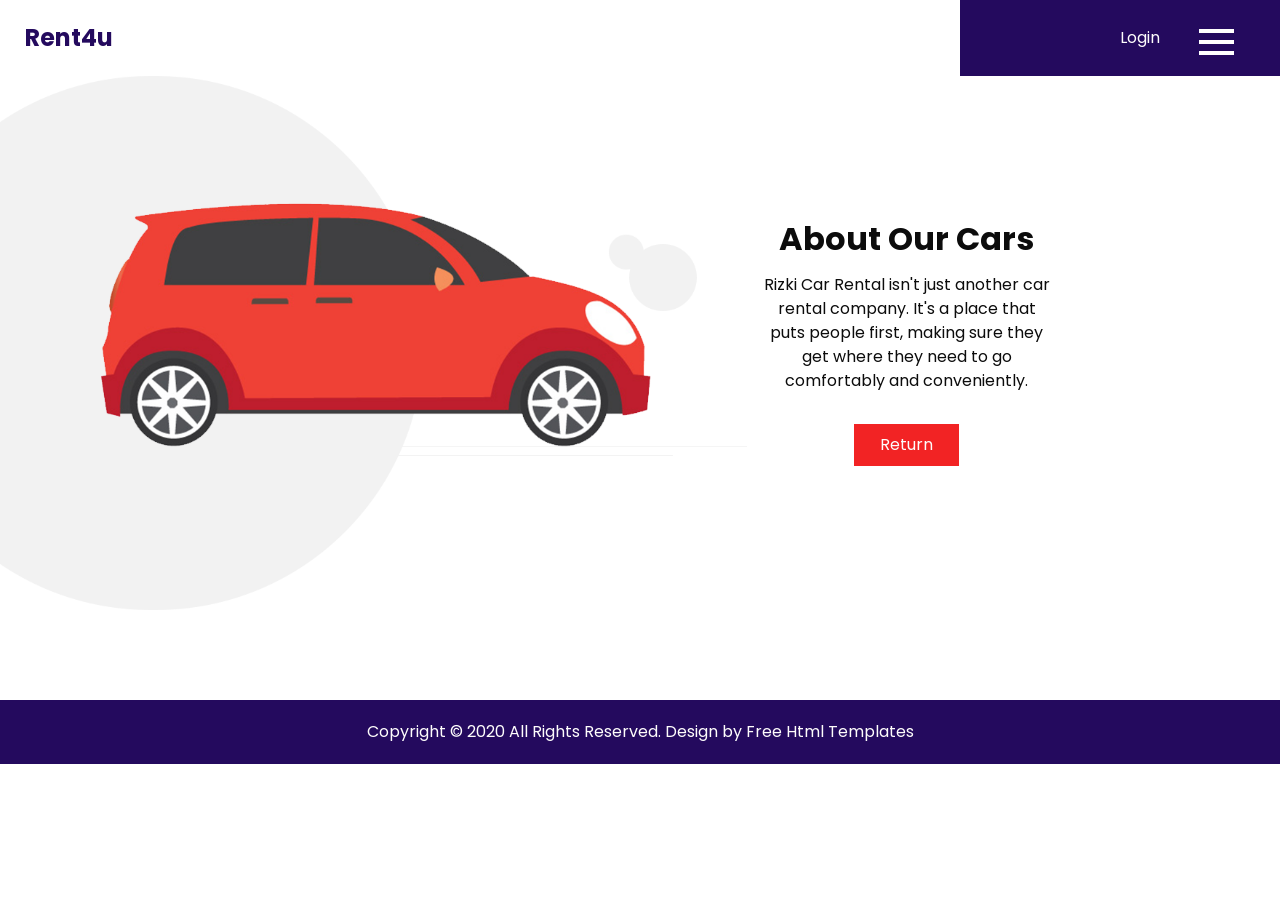
<file: about.html>
<!DOCTYPE html>
<html>

<head>
  <!-- Basic -->
  <meta charset="utf-8" />
  <meta http-equiv="X-UA-Compatible" content="IE=edge" />
  <!-- Mobile Metas -->
  <meta name="viewport" content="width=device-width, initial-scale=1, shrink-to-fit=no" />
  <!-- Site Metas -->
  <meta name="keywords" content="" />
  <meta name="description" content="" />
  <meta name="author" content="" />

  <title>Rizki Car Rental</title>

  <!-- slider stylesheet -->
  <link rel="stylesheet" type="text/css" href="https://cdnjs.cloudflare.com/ajax/libs/OwlCarousel2/2.3.4/assets/owl.carousel.min.css" />

  <!-- bootstrap core css -->
  <link rel="stylesheet" type="text/css" href="css/bootstrap.css" />

  <!-- fonts style -->
  <link href="https://fonts.googleapis.com/css?family=Open+Sans:400,700|Poppins:400,600,700&display=swap" rel="stylesheet">

  <!-- Custom styles for this template -->
  <link href="css/style.css" rel="stylesheet" />
  <!-- responsive style -->
  <link href="css/responsive.css" rel="stylesheet" />
</head>

<body class="sub_page">
  <div class="hero_area">
    <!-- header section strats -->
    <header class="header_section">
      <div class="container-fluid">
        <nav class="navbar navbar-expand-lg custom_nav-container">
          <a class="navbar-brand" href="index.html">
            <span>
              Rent4u
            </span>
          </a>

          <div class="navbar-collapse" id="">
            <div class="user_option">
              <a href="login_signup/login_signup.html">
                Login
              </a>
            </div>
            <div class="custom_menu-btn">
              <button onclick="openNav()">
                <span class="s-1"> </span>
                <span class="s-2"> </span>
                <span class="s-3"> </span>
              </button>
            </div>
            <div id="myNav" class="overlay">
              <div class="overlay-content">
                <a href="index1.html">Home</a>
                <a href="about.html">About</a>
                <a href="car.html">Cars</a>
                <a href="blog.html">Blog</a>
                <a href="contact.html">Contact Us</a>
                <a href="login_signup/login_signup.html">Login</a>
              </div>
            </div>
          </div>
        </nav>
      </div>
    </header>
    <!-- end header section -->
  </div>

  <!-- about section -->

 <section class="about_section layout_padding-bottom">
    <div class="container-fluid">
      <div class="row">
        <div class="col-md-7 px-0">
          <div class="img-box">
            <img src="images/about-img.png" alt="">
          </div>
        </div>
        <div class="col-md-4 col-lg-3">
          <div class="detail-box">
            <h2>
              About Our Cars
            </h2>
            <p>
			Rizki Car Rental isn't just another car rental company. It's a place that puts people first, making sure they get where they need to go comfortably and conveniently.
            </p>
            <a href="index1.html">
              Return
            </a>
          </div>
        </div>
      </div>
    </div>
  </section>


  <!-- end about section -->

  <!-- footer section -->
  <footer class="container-fluid footer_section">
    <p>
      Copyright &copy; 2020 All Rights Reserved. Design by
      <a href="https://html.design/">Free Html Templates</a>
    </p>
  </footer>
  <!-- footer section -->

  <script src="js/jquery-3.4.1.min.js"></script>
  <script src="js/bootstrap.js"></script>
  <script src="https://cdnjs.cloudflare.com/ajax/libs/OwlCarousel2/2.3.4/owl.carousel.min.js">
  </script>
  <script src="js/custom.js"></script>

</body>

</html>
</file>
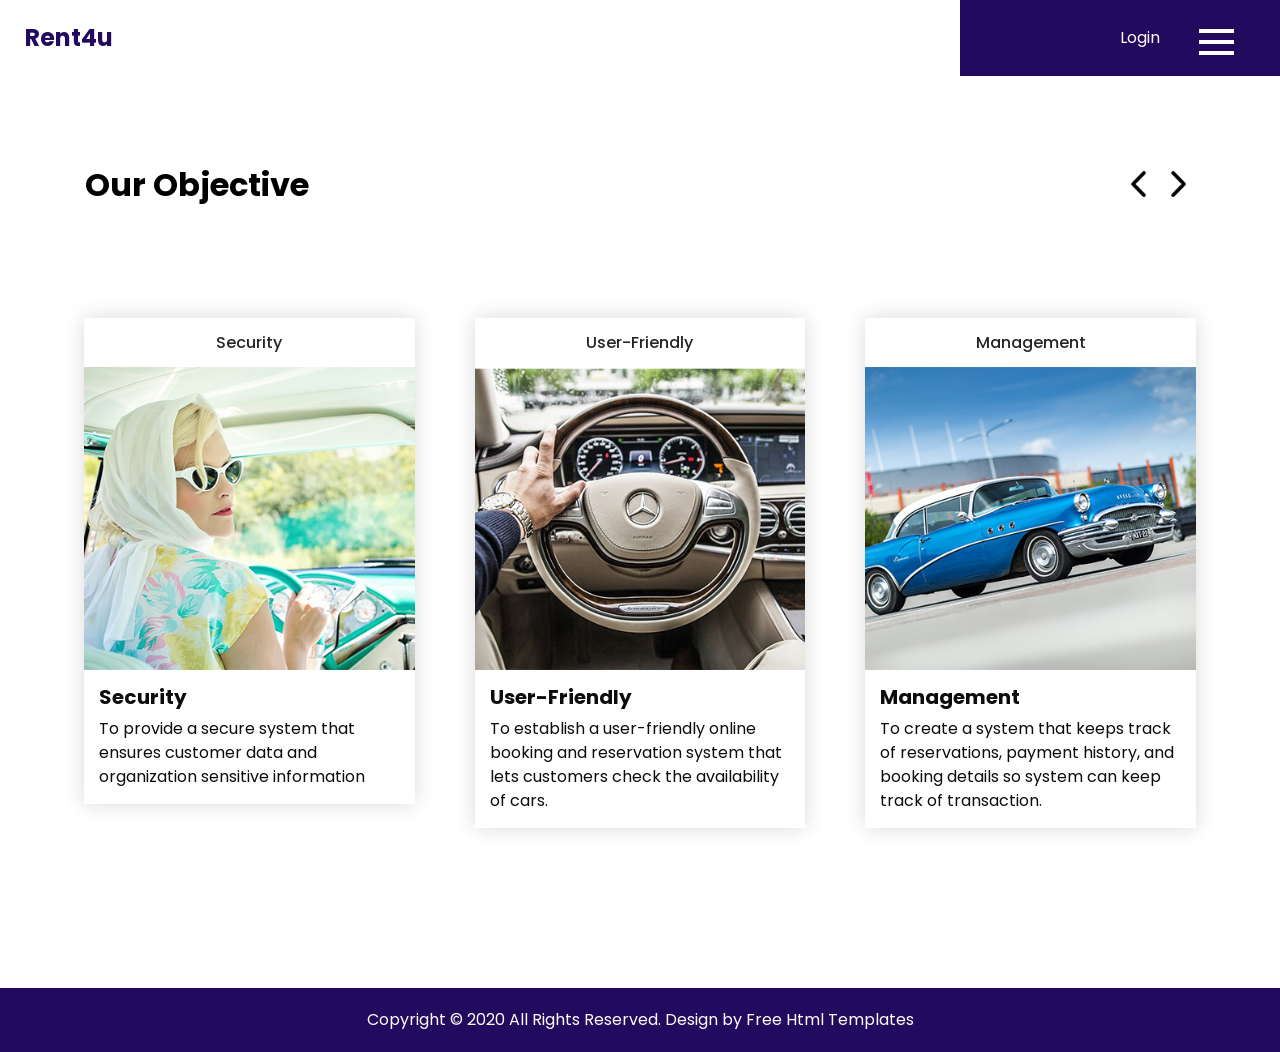
<file: blog.html>
<!DOCTYPE html>
<html>

<head>
  <!-- Basic -->
  <meta charset="utf-8" />
  <meta http-equiv="X-UA-Compatible" content="IE=edge" />
  <!-- Mobile Metas -->
  <meta name="viewport" content="width=device-width, initial-scale=1, shrink-to-fit=no" />
  <!-- Site Metas -->
  <meta name="keywords" content="" />
  <meta name="description" content="" />
  <meta name="author" content="" />

  <title>Rizki Car Rental</title>

  <!-- slider stylesheet -->
  <link rel="stylesheet" type="text/css" href="https://cdnjs.cloudflare.com/ajax/libs/OwlCarousel2/2.3.4/assets/owl.carousel.min.css" />

  <!-- bootstrap core css -->
  <link rel="stylesheet" type="text/css" href="css/bootstrap.css" />

  <!-- fonts style -->
  <link href="https://fonts.googleapis.com/css?family=Open+Sans:400,700|Poppins:400,600,700&display=swap" rel="stylesheet">

  <!-- Custom styles for this template -->
  <link href="css/style.css" rel="stylesheet" />
  <!-- responsive style -->
  <link href="css/responsive.css" rel="stylesheet" />
</head>

<body class="sub_page">
  <div class="hero_area">
    <!-- header section strats -->
    <header class="header_section">
      <div class="container-fluid">
        <nav class="navbar navbar-expand-lg custom_nav-container">
          <a class="navbar-brand" href="index.html">
            <span>
              Rent4u
            </span>
          </a>

          <div class="navbar-collapse" id="">
            <div class="user_option">
              <a href="login_signup/login_signup.html">
                Login
              </a>
            </div>
            <div class="custom_menu-btn">
              <button onclick="openNav()">
                <span class="s-1"> </span>
                <span class="s-2"> </span>
                <span class="s-3"> </span>
              </button>
            </div>
            <div id="myNav" class="overlay">
              <div class="overlay-content">
                <a href="index1.html">Home</a>
                <a href="about.html">About</a>
                <a href="car.html">Cars</a>
                <a href="blog.html">Blog</a>
                <a href="contact.html">Contact Us</a>
                <a href="login_signup/login_signup.html">Login</a>
              </div>
            </div>
          </div>
        </nav>
      </div>
    </header>
    <!-- end header section -->
  </div>

  <!-- blog section -->

  <section class="blog_section layout_padding">
    <div class="container">
      <div class="heading_container">
        <h2>
          Our Objective
        </h2>
        <p>
         
        </p>
      </div>
    </div>
    <div class="blog_container">
      <div class="layout_padding2-top">
        <div class="carousel-wrap ">
          <div class="owl-carousel">
            <div class="item">
              <div class="box">
                <div class="date-box">
                  <h6>
                    Security
                  </h6>
                </div>
                <div class="img-box">
                  <img src="images/b-1.jpg" alt="">
                </div>
                <div class="detail-box">
                  <h5>
                    Security
                  </h5>
                  <p>
                    To provide a secure system that ensures customer data and organization sensitive information</p>
                </div>
              </div>
            </div>
            <div class="item">
              <div class="box">
                <div class="date-box">
                  <h6>
                    User-Friendly
                  </h6>
                </div>
                <div class="img-box">
                  <img src="images/b-2.jpg" alt="">
                </div>
                <div class="detail-box">
                  <h5>
                    User-Friendly
                  </h5>
                  <p>
                    To establish a user-friendly online booking and reservation system that lets customers check the availability of cars. </p>
                </div>
              </div>
            </div>
            <div class="item">
              <div class="box">
                <div class="date-box">
                  <h6>
                    Management
                  </h6>
                </div>
                <div class="img-box">
                  <img src="images/b-3.jpg" alt="">
                </div>
                <div class="detail-box">
                  <h5>
                    Management
                  </h5>
                  <p>
                     To create a system that keeps track of reservations, payment history, and booking details so system can keep track of transaction. </p>
                </div>
              </div>
            </div>
            <div class="item">
              <div class="box">
                <div class="date-box">
                  <h6>
                    Efficiency
                  </h6>
                </div>
                <div class="img-box">
                  <img src="images/b-2.jpg" alt="">
                </div>
                <div class="detail-box">
                  <h5>
                    Efficiency
                  </h5>
                  <p>
                    To assist by this automated system, which allow customers to complete the information as needed. </p>
                </div>
              </div>
            </div>
          </div>
        </div>
      </div>
    </div>
  </section>

  <!-- end blog section -->

  <!-- footer section -->
  <footer class="container-fluid footer_section">
    <p>
      Copyright &copy; 2020 All Rights Reserved. Design by
      <a href="https://html.design/">Free Html Templates</a>
    </p>
  </footer>
  <!-- footer section -->

  <script src="js/jquery-3.4.1.min.js"></script>
  <script src="js/bootstrap.js"></script>
  <script src="https://cdnjs.cloudflare.com/ajax/libs/OwlCarousel2/2.3.4/owl.carousel.min.js">
  </script>
  <script src="js/custom.js"></script>

</body>

</html>
</file>
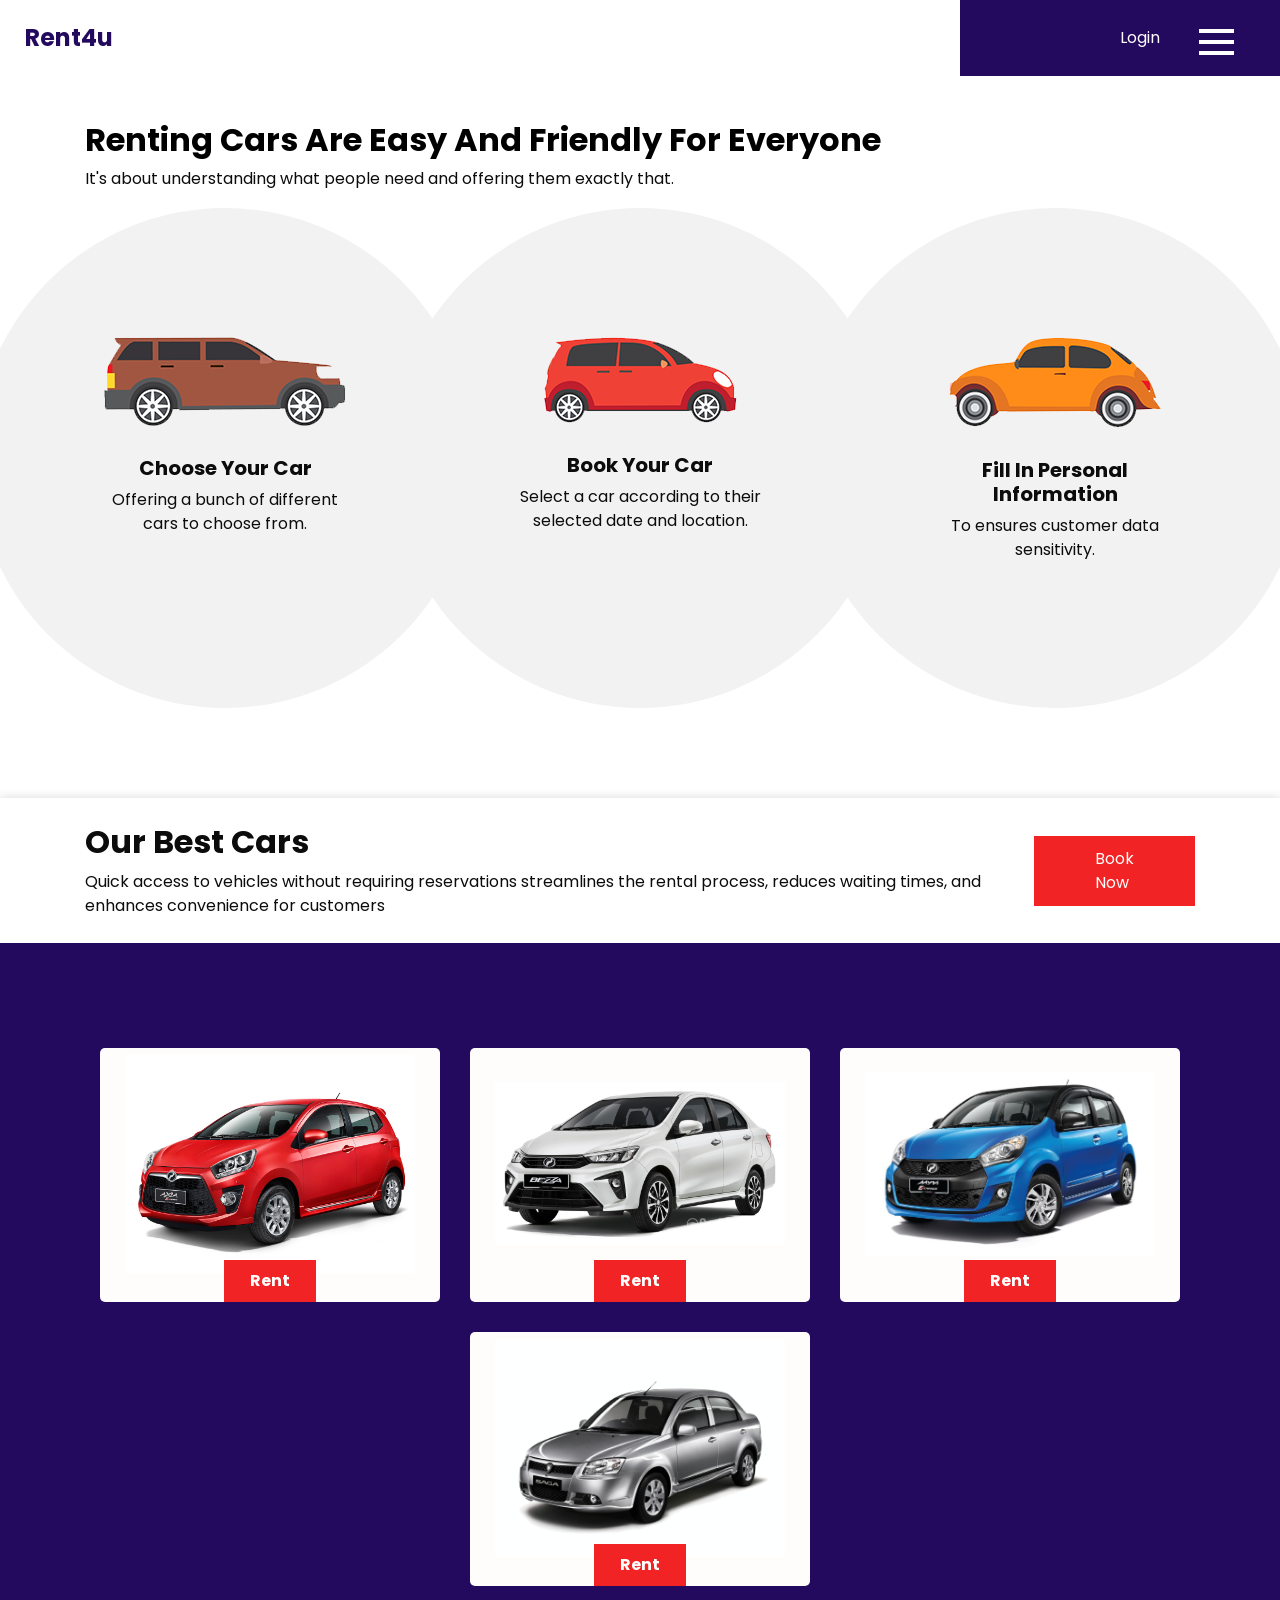
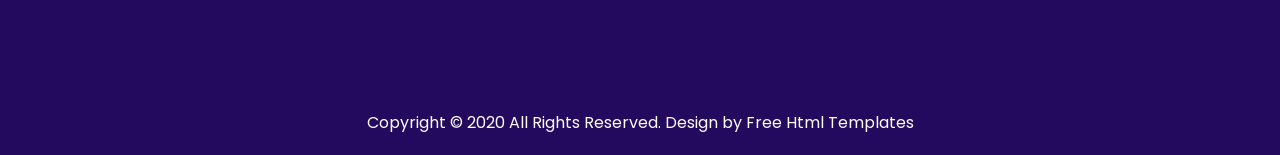
<file: car.html>
<!DOCTYPE html>
<html>

<head>
  <!-- Basic -->
  <meta charset="utf-8" />
  <meta http-equiv="X-UA-Compatible" content="IE=edge" />
  <!-- Mobile Metas -->
  <meta name="viewport" content="width=device-width, initial-scale=1, shrink-to-fit=no" />
  <!-- Site Metas -->
  <meta name="keywords" content="" />
  <meta name="description" content="" />
  <meta name="author" content="" />

  <title>Rent4u</title>

  <!-- slider stylesheet -->
  <link rel="stylesheet" type="text/css" href="https://cdnjs.cloudflare.com/ajax/libs/OwlCarousel2/2.3.4/assets/owl.carousel.min.css" />

  <!-- bootstrap core css -->
  <link rel="stylesheet" type="text/css" href="css/bootstrap.css" />

  <!-- fonts style -->
  <link href="https://fonts.googleapis.com/css?family=Open+Sans:400,700|Poppins:400,600,700&display=swap" rel="stylesheet">

  <!-- Custom styles for this template -->
  <link href="css/style.css" rel="stylesheet" />
  <!-- responsive style -->
  <link href="css/responsive.css" rel="stylesheet" />
</head>

<body class="sub_page">
  <div class="hero_area">
    <!-- header section strats -->
    <header class="header_section">
      <div class="container-fluid">
        <nav class="navbar navbar-expand-lg custom_nav-container">
          <a class="navbar-brand" href="index.html">
            <span>
              Rent4u
            </span>
          </a>
          <div class="navbar-collapse" id="">
            <div class="user_option">
              <a href="login_signup/login_signup.html">
                Login
              </a>
            </div>
            <div class="custom_menu-btn">
              <button onclick="openNav()">
                <span class="s-1"> </span>
                <span class="s-2"> </span>
                <span class="s-3"> </span>
              </button>
            </div>
            <div id="myNav" class="overlay">
              <div class="overlay-content">
                <a href="index1.html">Home</a>
                <a href="about.html">About</a>
                <a href="car.html">Cars</a>
                <a href="blog.html">Blog</a>
                <a href="contact.html">Contact Us</a>
                <a href="login_signup/login_signup.html">Login</a>
              </div>
            </div>
          </div>
        </nav>
      </div>
    </header>
    <!-- end header section -->
  </div>

  <!-- car section -->

 <section class="car_section layout_padding2-top layout_padding-bottom">
    <div class="container">
      <div class="heading_container">
        <h2>
          Renting Cars Are Easy And Friendly For Everyone
        </h2>
        <p>
          It's about understanding what people need and offering them exactly that.
        </p>
      </div>
      <div class="car_container">
        <div class="box">
          <div class="img-box">
            <img src="images/c-1.png" alt="">
          </div>
          <div class="detail-box">
            <h5>
              Choose Your Car
            </h5>
            <p>
              Offering a bunch of different cars to choose from.
            </p>
          </div>
        </div>
        <div class="box">
          <div class="img-box">
            <img src="images/c-2.png" alt="">
          </div>
          <div class="detail-box">
            <h5>
              Book Your Car
            </h5>
            <p>
              Select a car according to their selected date and location.
            </p>
          </div>
        </div>
        <div class="box">
          <div class="img-box">
            <img src="images/c-3.png" alt="">
          </div>
          <div class="detail-box">
            <h5>
              Fill In Personal Information
            </h5>
            <p>
              To ensures customer data sensitivity.
            </p>
          </div>
        </div>
      </div>
    </div>
  </section>


  <!-- end car section -->


  <!-- best section -->
<section class="best_section">
    <div class="container">
      <div class="book_now">
        <div class="detail-box">
          <h2>
            Our Best Cars
          </h2>
          <p>
Quick access to vehicles without requiring 
reservations streamlines the rental process, 
reduces waiting times, and enhances convenience 
for customers
          </p>
        </div>
        <div class="btn-box">
          <a href="login_signup/login_signup.html">
            Book Now
          </a>
        </div>
      </div>
    </div>
  </section>
  <!-- end best section -->

  <!-- rent section -->

  <section class="rent_section layout_padding">
    <div class="container">
      <div class="rent_container">
        <div class="box">
          <div class="img-box">
            <img src="images/axia.jpeg" alt="">
          </div>
          <div class="price">
            <a href="info/info.html">
              Rent
            </a>
          </div>
        </div>
        <div class="box">
          <div class="img-box">
            <img src="images/bezza.jpg" alt="">
          </div>
          <div class="price">
            <a href="info/info.html">
              Rent
            </a>
          </div>
        </div>
        <div class="box">
          <div class="img-box">
            <img src="images/myvi.jpg" alt="">
          </div>
          <div class="price">
            <a href="info/info.html">
              Rent
            </a>
          </div>
        </div>
        <div class="box">
          <div class="img-box">
            <img src="images/saga.jpg" alt="">
          </div>
          <div class="price">
            <a href="info/info.html">
              Rent
        </a>
      </div>
    </div>
  </section>


  <!-- end rent section -->

  <!-- footer section -->
  <footer class="container-fluid footer_section">
    <p>
      Copyright &copy; 2020 All Rights Reserved. Design by
      <a href="https://html.design/">Free Html Templates</a>
    </p>
  </footer>
  <!-- footer section -->

  <script src="js/jquery-3.4.1.min.js"></script>
  <script src="js/bootstrap.js"></script>
  <script src="https://cdnjs.cloudflare.com/ajax/libs/OwlCarousel2/2.3.4/owl.carousel.min.js">
  </script>
  <script src="js/custom.js"></script>

</body>

</html>
</file>
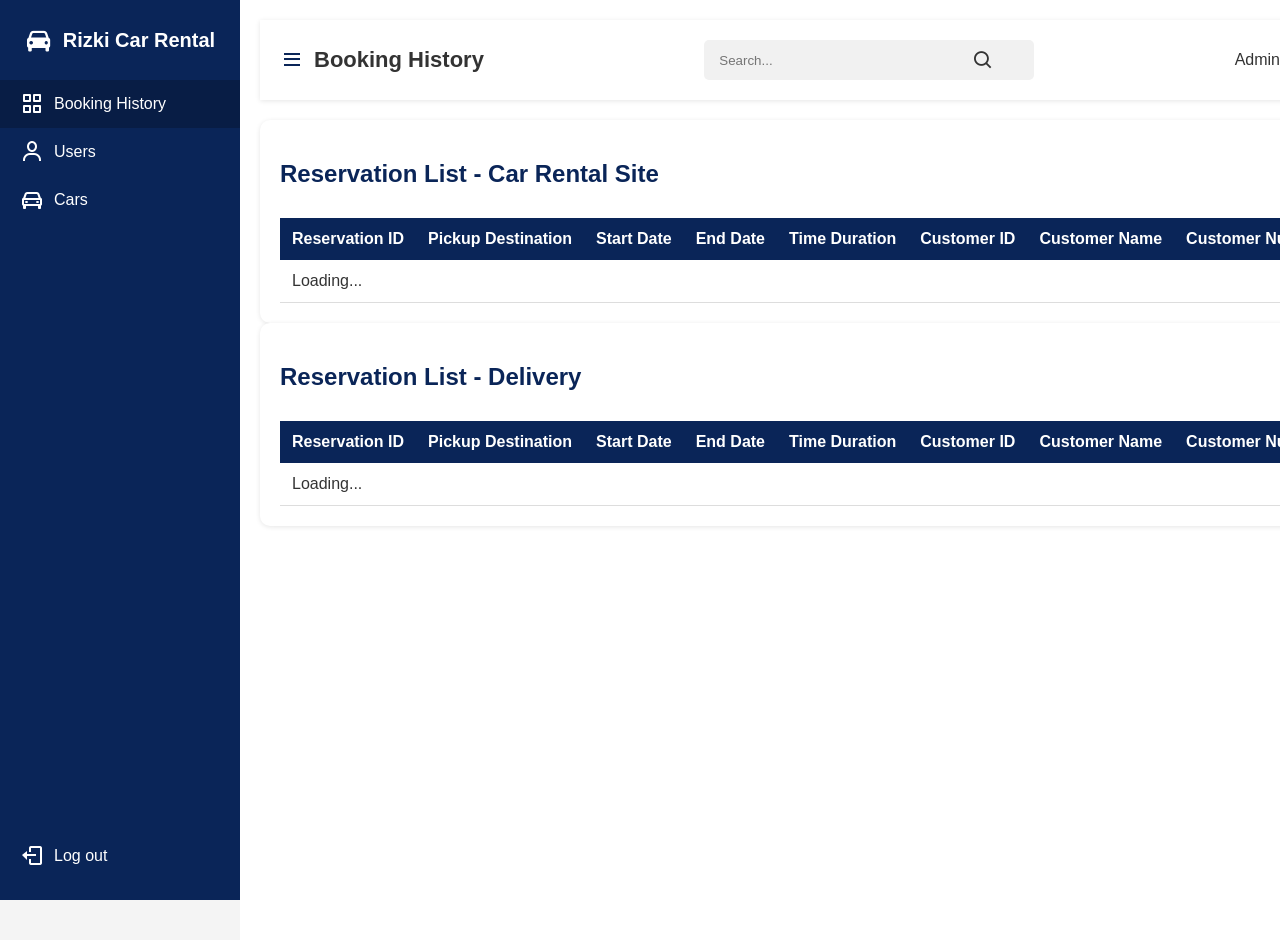
<file: admin1/admin.html>
<!DOCTYPE html>
<html lang="en" dir="ltr">
<head>
  <meta charset="UTF-8">
  <title>Rizki Car Rental Dashboard</title>
  <link rel="stylesheet" href="style.css">
  <link href='https://unpkg.com/boxicons@2.0.7/css/boxicons.min.css' rel='stylesheet'>
  <meta name="viewport" content="width=device-width, initial-scale=1.0">
</head>
<body>
  <div class="sidebar">
    <div class="logo-details">
      <i class="bx bxs-car"></i>
      <span class="logo_name">Rizki Car Rental</span>
    </div>
    <ul class="nav-links">
      <li>
        <a href="#" class="active">
          <i class="bx bx-grid-alt"></i>
          <span class="links_name">Booking History</span>
        </a>
      </li>
      <li>
        <a href="profile.php">
          <i class="bx bx-user"></i>
          <span class="links_name">Users</span>
        </a>
      </li>
      <li>
        <a href="cars.php">
          <i class="bx bx-car"></i>
          <span class="links_name">Cars</span>
        </a>
      </li>
    </ul>
    <div class="log_out">
      <a href="../index1.html">
        <i class="bx bx-log-out"></i>
        <span class="links_name">Log out</span>
      </a>
    </div>
  </div>
  <div class="home-section">
    <nav>
      <div class="sidebar-button">
        <i class='bx bx-menu sidebarBtn'></i>
        <span class="dashboard">Booking History</span>
      </div>
      <div class="search-box">
        <input type="text" id="search-input" placeholder="Search...">
        <i class="bx bx-search"></i>
      </div>
      <div class="profile-details">
        <span class="admin_name">Admin</span>
      </div>
    </nav>
    <div class="home-content">
      <div class="container">
        <h2>Reservation List - Car Rental Site</h2>
        <div class="table-container">
          <table class="table table-bordered">
            <thead>
              <tr>
                <th>Reservation ID</th>
                <th>Pickup Destination</th>
                <th>Start Date</th>
                <th>End Date</th>
                <th>Time Duration</th>
                <th>Customer ID</th>
                <th>Customer Name</th>
                <th>Customer Number</th>
                <th>Car ID</th>
                <th>Delivery Address</th>
              </tr>
            </thead>
            <tbody id="reservation-carRentalSite-tbody">
              <tr>
                <td colspan="10">Loading...</td>
              </tr>
            </tbody>
          </table>
        </div>
      </div>

      <div class="container">
        <h2>Reservation List - Delivery</h2>
        <div class="table-container">
          <table class="table table-bordered">
            <thead>
              <tr>
                <th>Reservation ID</th>
                <th>Pickup Destination</th>
                <th>Start Date</th>
                <th>End Date</th>
                <th>Time Duration</th>
                <th>Customer ID</th>
                <th>Customer Name</th>
                <th>Customer Number</th>
                <th>Car ID</th>
                <th>Delivery Address</th>
              </tr>
            </thead>
            <tbody id="reservation-delivery-tbody">
              <tr>
                <td colspan="10">Loading...</td>
              </tr>
            </tbody>
          </table>
        </div>
      </div>
    </div>
  </div>

  <script>
    document.addEventListener("DOMContentLoaded", function () {
      fetch('fetch_reservation.php')
        .then(response => response.json())
        .then(data => {
          if (data.error) {
            console.error(data.error);
            return;
          }

          let tbodyCarRentalSite = document.getElementById('reservation-carRentalSite-tbody');
          let tbodyDelivery = document.getElementById('reservation-delivery-tbody');

          // Populate Car Rental Site reservations
          if (data.carRentalSite.length > 0) {
            tbodyCarRentalSite.innerHTML = '';
            data.carRentalSite.forEach(reservation => {
              let row = `<tr>
                <td>${reservation.reserve_id}</td>
                <td>${reservation.pickup_dest}</td>
                <td>${reservation.date_start}</td>
                <td>${reservation.date_end}</td>
                <td>${reservation.time_duration}</td>
                <td>${reservation.cust_id}</td>
                <td>${reservation.cust_name}</td>
                <td>${reservation.cust_no}</td>
                <td>${reservation.car_id}</td>
                <td>${reservation.fullAddress}</td>
              </tr>`;
              tbodyCarRentalSite.innerHTML += row;
            });
          } else {
            tbodyCarRentalSite.innerHTML = '<tr><td colspan="10">No reservations found</td></tr>';
          }

          // Populate Delivery reservations
          if (data.delivery.length > 0) {
            tbodyDelivery.innerHTML = '';
            data.delivery.forEach(reservation => {
              let row = `<tr>
                <td>${reservation.reserve_id}</td>
                <td>${reservation.pickup_dest}</td>
                <td>${reservation.date_start}</td>
                <td>${reservation.date_end}</td>
                <td>${reservation.time_duration}</td>
                <td>${reservation.cust_id}</td>
                <td>${reservation.cust_name}</td>
                <td>${reservation.cust_no}</td>
                <td>${reservation.car_id}</td>
                <td>${reservation.fullAddress}</td>
              </tr>`;
              tbodyDelivery.innerHTML += row;
            });
          } else {
            tbodyDelivery.innerHTML = '<tr><td colspan="10">No reservations found</td></tr>';
          }
        })
        .catch(error => {
          console.error('Error fetching reservation data:', error);
          tbodyCarRentalSite.innerHTML = '<tr><td colspan="10">Error fetching reservation data</td></tr>';
          tbodyDelivery.innerHTML = '<tr><td colspan="10">Error fetching reservation data</td></tr>';
        });
    });
  </script>
</body>
</html>
</file>
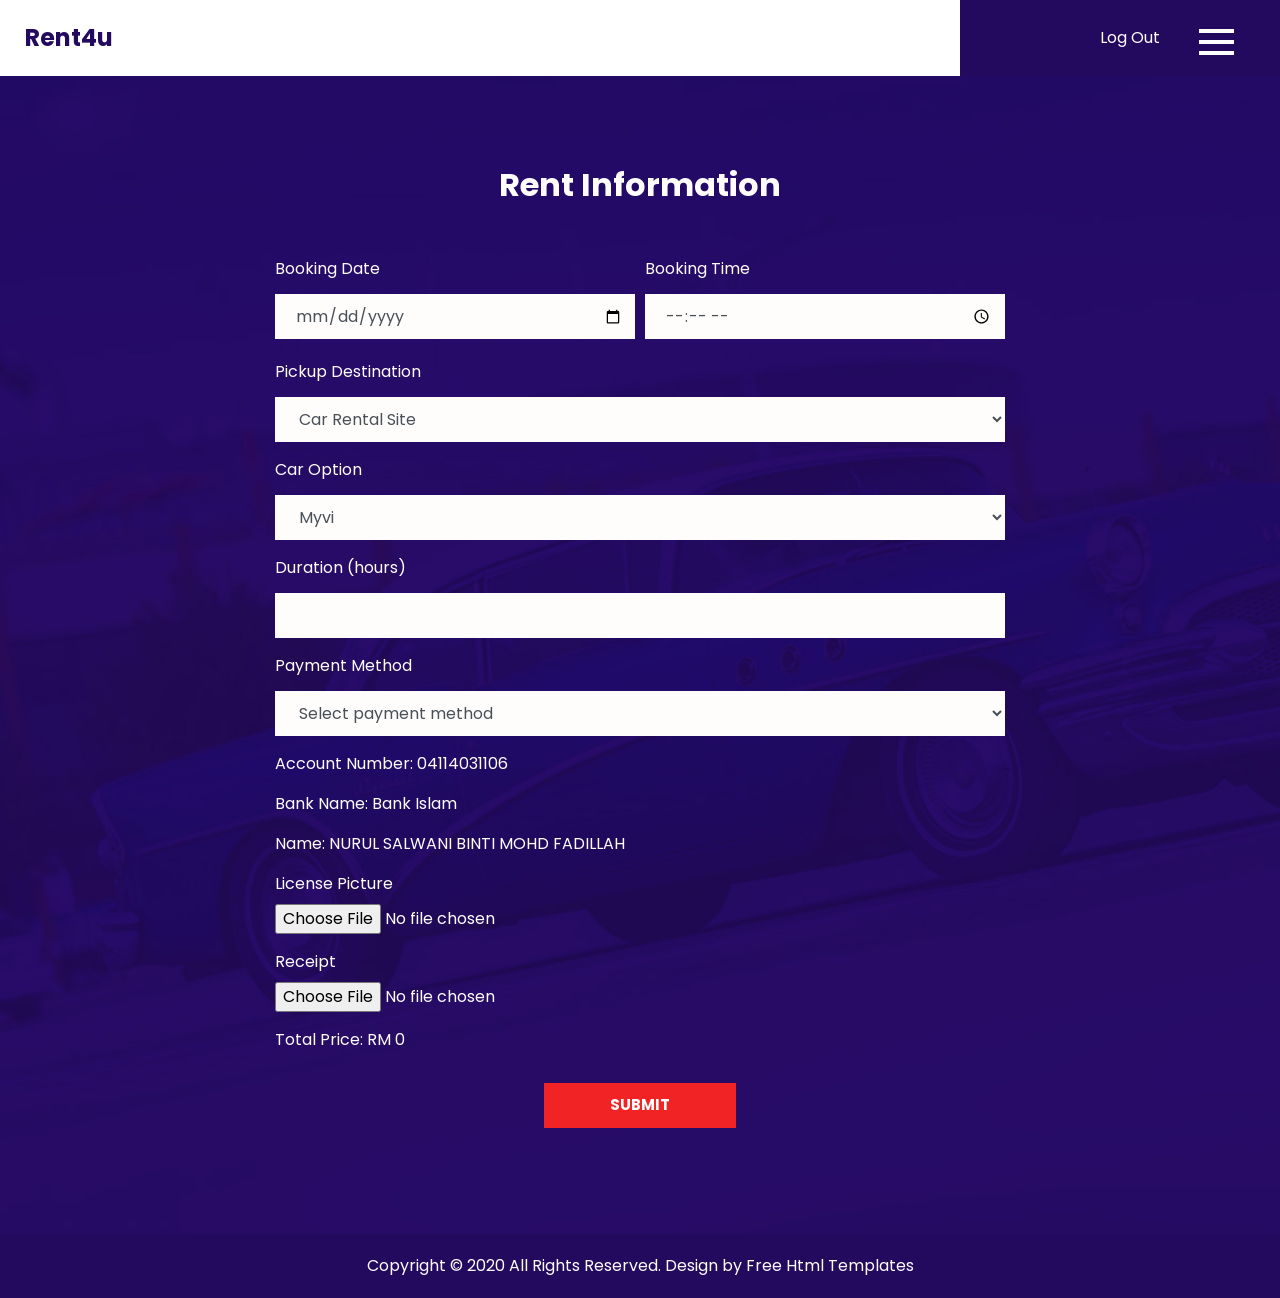
<file: user/rent.html>
<!DOCTYPE html>
<html lang="en">

<head>
    <!-- Basic -->
    <meta charset="utf-8" />
    <meta http-equiv="X-UA-Compatible" content="IE=edge" />
    <!-- Mobile Metas -->
    <meta name="viewport" content="width=device-width, initial-scale=1, shrink-to-fit=no" />
    <!-- Site Metas -->
    <meta name="keywords" content="" />
    <meta name="description" content="" />
    <meta name="author" content="" />

    <title>Rizki Car Rental</title>

    <!-- slider stylesheet -->
    <link rel="stylesheet" type="text/css"
        href="https://cdnjs.cloudflare.com/ajax/libs/OwlCarousel2/2.3.4/assets/owl.carousel.min.css" />

    <!-- bootstrap core css -->
    <link rel="stylesheet" type="text/css" href="css/bootstrap.css" />

    <!-- fonts style -->
    <link
        href="https://fonts.googleapis.com/css?family=Open+Sans:400,700|Poppins:400,600,700&display=swap"
        rel="stylesheet">

    <!-- Custom styles for this template -->
    <link href="css/style.css" rel="stylesheet" />
    <!-- responsive style -->
    <link href="css/responsive.css" rel="stylesheet" />
</head>

<body class="sub_page">
    <div class="hero_area">
        <!-- header section starts -->
        <header class="header_section">
            <div class="container-fluid">
                <nav class="navbar navbar-expand-lg custom_nav-container">
                    <a class="navbar-brand" href="index.html">
                        <span>
                            Rent4u
                        </span>
                    </a>

                    <div class="navbar-collapse" id="">
                        <div class="user_option">
                            <a href="../login_signup/logout_user_page.php">Log Out</a>
                        </div>
                        <div class="custom_menu-btn">
                            <button onclick="openNav()">
                                <span class="s-1"> </span>
                                <span class="s-2"> </span>
                                <span class="s-3"> </span>
                            </button>
                        </div>
                        <div id="myNav" class="overlay">
                            <div class="overlay-content">
                                <a href="index.html">Home</a>
                <a href="profiledisplay.php">Profile</a>
                <a href="profileedit.php">Update Profile</a>
                <a href="rent.php">Reservation</a>
                <a href="rentalhistory.php">Rental History</a>
                <a href="../login_signup/logout_user_page.php">Log Out</a>
                              </div>
                        </div>
                    </div>
                </nav>
            </div>
        </header>
        <!-- end header section -->
    </div>

    <!-- Rental Information Section -->
    <section class="contact_section layout_padding">
        <div class="container">
            <div class="heading_container">
                <h2>Rent Information</h2>
            </div>
            <div class="row">
                <div class="col-md-8 mx-auto">
                    <div class="form_container">
                        <form action="rent.php" method="post" enctype="multipart/form-data">
                    
                            <div class="form-row">
                                <div class="form-group col-md-6">
                                    <label for="bookingDate">Booking Date</label>
                                    <input type="date" class="form-control" id="bookingDate" name="bookingDate"
                                        required>
                                </div>
                                <div class="form-group col-md-6">
                                    <label for="bookingTime">Booking Time</label>
                                    <input type="time" class="form-control" id="bookingTime" name="bookingTime"
                                        required>
                                </div>
                            </div>
                            <div class="form-group">
                                <label for="pickupDestination">Pickup Destination</label>
                                <select id="pickupDestination" name="pickupDestination" class="form-control" required>
                                    <option value="carRentalSite">Car Rental Site</option>
                                    <option value="delivery">Delivery</option>
                                </select>
                            </div>
                            <div id="deliveryAddress" style="display: none;" class="form-group">
                                <label for="fullAddress">Full Address</label>
                                <input type="text" id="fullAddress" name="fullAddress" class="form-control">
                            </div>
                            <div class="form-group">
                                <label for="carOption">Car Option</label>
                                <select class="form-control" id="carOption" name="carOption" required>
                                    <option value="myvi">Myvi</option>
                                    <option value="axia">Axia</option>
                                    <option value="saga">Saga</option>
                                    <option value="bezza">Bezza</option>
                                </select>
                            </div>
                            <div class="form-group">
                                <label for="duration">Duration (hours)</label>
                                <input type="number" class="form-control" id="duration" name="duration" min="1"
                                    required>
                            </div>
                            <div class="form-group">
                                <label for="paymentMethod">Payment Method</label>
                                <select class="form-control" id="paymentMethod" name="paymentMethod" required>
                                    <option value="">Select payment method</option>
                                    <option value="onlineBanking">Online Banking</option>
                                </select>
                            </div>
                            <div id="bankDetails">
                                <p>Account Number: 04114031106</p>
                                <p>Bank Name: Bank Islam</p>
                                <p>Name: NURUL SALWANI BINTI MOHD FADILLAH</p>
                            </div>
                            <div class="form-group">
                                <label for="licensePicture">License Picture</label>
                                <input type="file" class="form-control-file" id="licensePicture" name="licensePicture"
                                    accept="image/*" required>
                            </div>
                            <div class="form-group">
                                <label for="receipt">Receipt</label>
                                <input type="file" class="form-control-file" id="receipt" name="receipt"
                                    accept="image/*" required>
                            </div>
                            <p id="totalPrice">Total Price: RM 0</p>
                            <div class="form-group text-center">
                                <button type="submit" class="btn btn-primary">Submit</button>
                            </div>
                        </form>
                    </div>
                </div>
            </div>
        </div>
    </section>
    <!-- End Rental Information Section -->

    <!-- footer section -->
    <footer class="container-fluid footer_section">
        <p>
            Copyright &copy; 2020 All Rights Reserved. Design by
            <a href="https://html.design/">Free Html Templates</a>
        </p>
    </footer>
    <!-- footer section -->

    <script src="js/jquery-3.4.1.min.js"></script>
    <script src="js/bootstrap.js"></script>
    <script src="https://cdnjs.cloudflare.com/ajax/libs/OwlCarousel2/2.3.4/owl.carousel.min.js"></script>
    <script src="js/custom.js"></script>

    <script>
        document.getElementById("pickupDestination").addEventListener("change", function () {
            var deliveryAddress = document.getElementById("deliveryAddress");
            if (this.value === "delivery") {
                deliveryAddress.style.display = "block";
                document.getElementById("fullAddress").required = true;
            } else {
                deliveryAddress.style.display = "none";
                document.getElementById("fullAddress").required = false;
            }
        });

        document.getElementById("duration").addEventListener("input", calculateTotalPrice);
        document.getElementById("carOption").addEventListener("change", calculateTotalPrice);

        function calculateTotalPrice() {
            var duration = document.getElementById("duration").value;
            var carOption = document.getElementById("carOption").value;
            var totalPrice = duration * 12; // RM 12 per hour

            document.getElementById("totalPrice").textContent = "Total Price: RM " + totalPrice.toFixed(2);
        }
    </script>

</body>

</html>
</file>
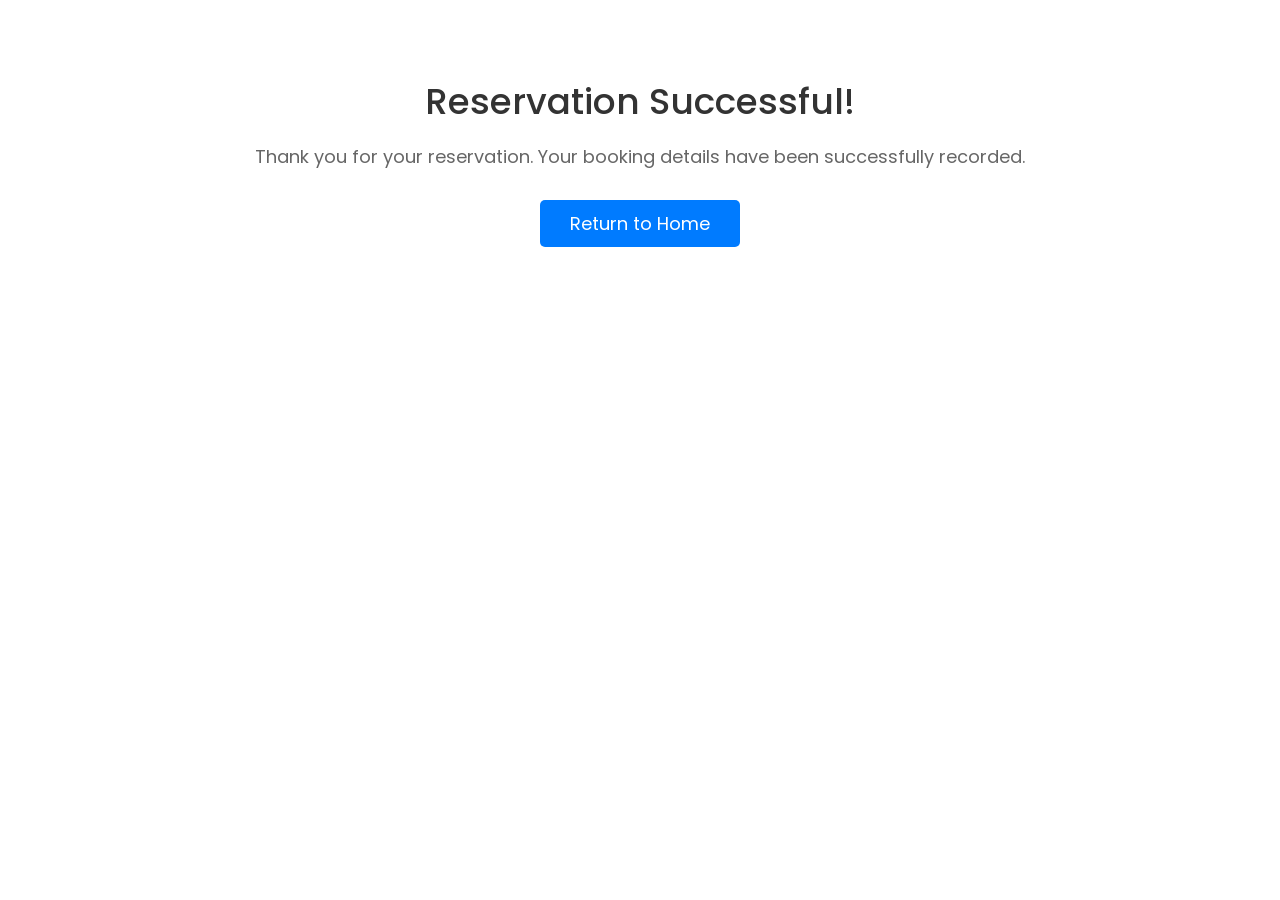
<file: user/success.html>
<!DOCTYPE html>
<html lang="en">
<head>
    <meta charset="UTF-8">
    <meta name="viewport" content="width=device-width, initial-scale=1.0">
    <title>Reservation Success</title>
    <link rel="stylesheet" href="css/bootstrap.css">
    <link rel="stylesheet" href="css/style.css">
    <link href="https://fonts.googleapis.com/css?family=Open+Sans:400,700|Poppins:400,600,700&display=swap" rel="stylesheet">
    <style>
        /* Additional styles can go here if needed */
        .success_section {
            padding: 80px 0;
            text-align: center;
        }
        .success_section h2 {
            font-size: 36px;
            margin-bottom: 20px;
            color: #333;
        }
        .success_section p {
            font-size: 18px;
            margin-bottom: 30px;
            color: #666;
        }
        .success_section a {
            display: inline-block;
            padding: 10px 30px;
            background-color: #007bff;
            color: #fff;
            text-decoration: none;
            border-radius: 5px;
            font-size: 18px;
            transition: background-color 0.3s ease;
        }
        .success_section a:hover {
            background-color: #0056b3;
        }
    </style>
</head>
<body>

<section class="success_section layout_padding">
    <div class="container">
        <h2>Reservation Successful!</h2>
        <p>Thank you for your reservation. Your booking details have been successfully recorded.</p>
        <a href="../user/index.html">Return to Home</a>
    </div>
</section>

<script src="js/jquery-3.4.1.min.js"></script>
<script src="js/bootstrap.js"></script>
<script src="https://cdnjs.cloudflare.com/ajax/libs/OwlCarousel2/2.3.4/owl.carousel.min.js"></script>
<script src="js/custom.js"></script>

</body>
</html>
</file>
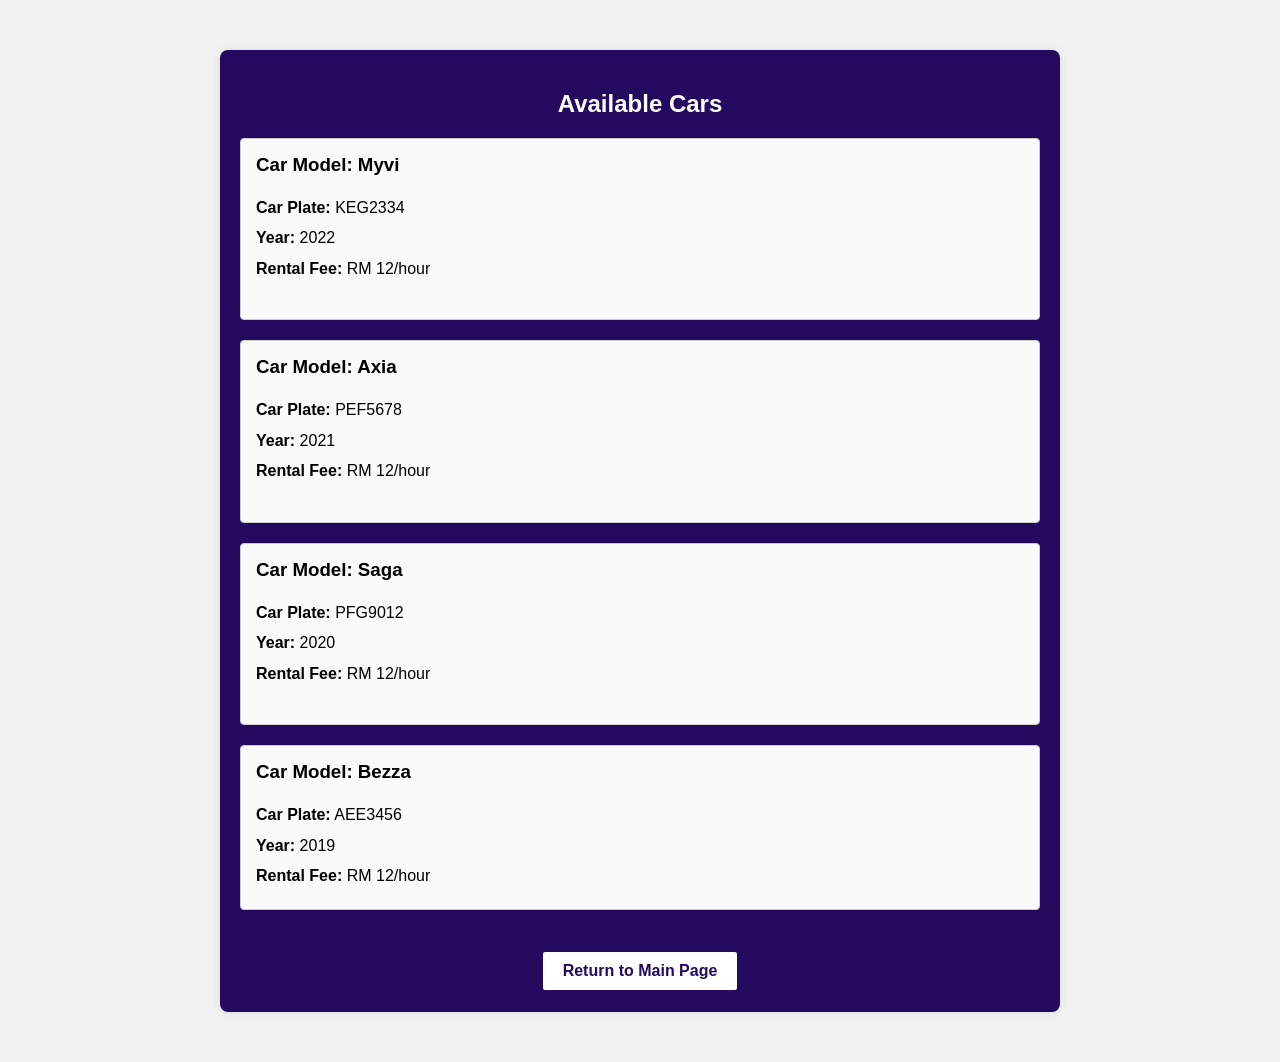
<file: user/info/info.html>
<!DOCTYPE html>
<html lang="en">
<head>
    <meta charset="UTF-8">
    <meta name="viewport" content="width=device-width, initial-scale=1.0">
    <title>Car Details</title>
    <link rel="stylesheet" href="styles.css">
</head>
<body>

<section class="car_details_section layout_padding">
    <div class="container">
        <h2>Available Cars</h2>
        <div class="car_detail">
            <h3>Car Model: Myvi</h3>
            <p><strong>Car Plate:</strong> KEG2334</p>
            <p><strong>Year:</strong> 2022</p>
            <p><strong>Rental Fee:</strong> RM 12/hour</p><br>
        </div>
        <div class="car_detail">
            <h3>Car Model: Axia</h3>
            <p><strong>Car Plate:</strong> PEF5678</p>
            <p><strong>Year:</strong> 2021</p>
            <p><strong>Rental Fee:</strong> RM 12/hour</p><br>
        </div>
        <div class="car_detail">
            <h3>Car Model: Saga</h3>
            <p><strong>Car Plate:</strong> PFG9012</p>
            <p><strong>Year:</strong> 2020</p>
            <p><strong>Rental Fee:</strong> RM 12/hour</p><br>
        </div>
        <div class="car_detail">
            <h3>Car Model: Bezza</h3>
            <p><strong>Car Plate:</strong> AEE3456</p>
            <p><strong>Year:</strong> 2019</p>
            <p><strong>Rental Fee:</strong> RM 12/hour</p>
        </div>
        <div class="return_button_container">
            <a href="../index.html" class="return_button">Return to Main Page</a>
        </div>
        <div class="btn-box">
    </div>
</section>

</body>
</html>
</file>
<file: css/style.css>
body {
  font-family: "Poppins", sans-serif;
  color: #0c0c0c;
  background-color: #ffffff;
}

.layout_padding {
  padding-top: 90px;
  padding-bottom: 90px;
}

.layout_padding2 {
  padding-top: 45px;
  padding-bottom: 45px;
}

.layout_padding2-top {
  padding-top: 45px;
}

.layout_padding2-bottom {
  padding-bottom: 45px;
}

.layout_padding-top {
  padding-top: 90px;
}

.layout_padding-bottom {
  padding-bottom: 90px;
}

.heading_container {
  display: -webkit-box;
  display: -ms-flexbox;
  display: flex;
  -webkit-box-orient: vertical;
  -webkit-box-direction: normal;
      -ms-flex-direction: column;
          flex-direction: column;
  -webkit-box-align: start;
      -ms-flex-align: start;
          align-items: flex-start;
}

.heading_container h2 {
  font-weight: bold;
  color: #000000;
  position: relative;
}

/*header section*/


.hero_area {
  position: relative;
}

.sub_page .header_section {
  position: unset;
  background: -webkit-gradient(linear, left top, right top, color-stop(75%, transparent), color-stop(75%, #240a5e));
  background: linear-gradient(to right, transparent 75%, #240a5e 75%);
}

.header_section {
  position: absolute;
  width: 100%;
  top: 0;
  left: 0;
}

.header_section .container-fluid {
  padding-right: 25px;
  padding-left: 25px;
}

.header_section .nav_container {
  margin: 0 auto;
}

.custom_nav-container.navbar-expand-lg .navbar-nav .nav-link img {
  width: 22px;
  margin-right: 15px;
}

.custom_nav-container.navbar-expand-lg .navbar-nav .nav-link {
  padding: 0px 25px;
  color: #fefeff;
  text-align: center;
  font-family: "Roboto", sans-serif;
}

.custom_menu-btn {
  z-index: 9;
  position: absolute;
  right: 15px;
  top: 14px;
}

.custom_menu-btn button {
  margin-top: 7px;
  outline: none;
  border: none;
  background-color: transparent;
}

.custom_menu-btn span {
  display: block;
  width: 35px;
  height: 4px;
  background-color: #fff;
  margin: 7px 0;
  -webkit-transition: all 0.3s;
  transition: all 0.3s;
}

.custom_menu-btn .custom_menu-btn .s-2 {
  -webkit-transition: all 0.1s;
  transition: all 0.1s;
}

.menu_btn-style button {
  position: fixed;
  right: 29px;
  top: 14px;
}

.menu_btn-style button .s-1 {
  -webkit-transform: rotate(45deg) translateY(16px);
          transform: rotate(45deg) translateY(16px);
}

.menu_btn-style button .s-2 {
  -webkit-transform: translateX(100px);
          transform: translateX(100px);
}

.menu_btn-style button .s-3 {
  -webkit-transform: rotate(-45deg) translateY(-16px);
          transform: rotate(-45deg) translateY(-16px);
}

.overlay {
  height: 100%;
  width: 0;
  position: fixed;
  z-index: 1;
  top: 0;
  left: 0;
  background-color: rgba(36, 10, 94, 0.9);
  overflow-x: hidden;
  -webkit-transition: 0.5s;
  transition: 0.5s;
}

.overlay .closebtn {
  position: absolute;
  top: 0;
  right: 30px;
  font-size: 60px;
}

.overlay a {
  padding: 2px 0px;
  text-decoration: none;
  font-size: 22px;
  color: #f1f1f1;
  display: block;
  -webkit-transition: 0.3s;
  transition: 0.3s;
  text-transform: uppercase;
}

.overlay-content {
  position: relative;
  top: 25%;
  width: 100%;
  text-align: center;
  margin-top: 30px;
}

.menu_width {
  width: 100%;
}

a,
a:hover,
a:focus {
  text-decoration: none;
}

a:hover,
a:focus {
  color: initial;
}

.btn,
.btn:focus {
  outline: none !important;
  -webkit-box-shadow: none;
          box-shadow: none;
}

.custom_nav-container .nav_search-btn {
  background-image: url(../images/search-icon.png);
  background-size: 18px;
  background-repeat: no-repeat;
  width: 35px;
  height: 35px;
  padding: 0;
  border: none;
  margin: 0 40px 0 15px;
  background-position: center;
}

.navbar-brand {
  display: -webkit-box;
  display: -ms-flexbox;
  display: flex;
  -webkit-box-align: center;
      -ms-flex-align: center;
          align-items: center;
}

.navbar-brand span {
  font-size: 24px;
  font-weight: 700;
  color: #240a5e;
}

.custom_nav-container {
  z-index: 99999;
  padding: 15px 0;
}

.custom_nav-container .navbar-toggler {
  outline: none;
}

.custom_nav-container .navbar-toggler .navbar-toggler-icon {
  background-image: url(../images/menu.png);
  background-size: 55px;
}

.user_option {
  margin-left: auto;
  margin-right: 95px;
}

.user_option a {
  color: #fefdfc;
  font-size: 16px;
}

/*end header section*/
.slider_section .carousel {
  position: unset;
}

.slider_section .slider_container {
  display: -webkit-box;
  display: -ms-flexbox;
  display: flex;
}

.slider_section .slider_container .img-box {
  -webkit-box-flex: 2.5;
      -ms-flex: 2.5;
          flex: 2.5;
}

.slider_section .slider_container .img-box img {
  width: 100%;
}

.slider_section .slider_container .detail_container {
  position: relative;
  -webkit-box-flex: 1;
      -ms-flex: 1;
          flex: 1;
  background-color: #240a5e;
  display: -webkit-box;
  display: -ms-flexbox;
  display: flex;
  -webkit-box-align: center;
      -ms-flex-align: center;
          align-items: center;
  -webkit-box-pack: center;
      -ms-flex-pack: center;
          justify-content: center;
}

.slider_section .slider_container .detail_container #carouselExampleControls {
  width: 100%;
}

.slider_section .slider_container .detail_container .detail-box {
  width: -webkit-fit-content;
  width: -moz-fit-content;
  width: fit-content;
  margin: auto;
}

.slider_section .slider_container .detail_container .detail-box h1 {
  font-family: "Open Sans", sans-serif;
  text-transform: uppercase;
  font-weight: bold;
  color: #fefdfc;
  font-size: 3.5rem;
}

.slider_section .slider_container .detail_container .detail-box a {
  display: inline-block;
  padding: 10px 45px;
  background-color: #f22324;
  color: #fefdfc;
  border-radius: 0;
  border: 1px solid #f22324;
  text-transform: uppercase;
  margin-top: 35px;
}

.slider_section .slider_container .detail_container .detail-box a:hover {
  background-color: transparent;
  color: #f22324;
}

.slider_section .carousel-control-prev,
.slider_section .carousel-control-next {
  width: 50px;
  height: 50px;
  left: 0;
  opacity: 1;
  -webkit-transform: translateX(-50%);
          transform: translateX(-50%);
  background-repeat: no-repeat;
  background-color: #240a5e;
  background-size: 20px;
  background-position: center;
}

.slider_section .carousel-control-prev {
  top: 15%;
  background-image: url(../images/prev.png);
}

.slider_section .carousel-control-next {
  top: initial;
  bottom: 15%;
  background-image: url(../images/next.png);
}

.book_section {
  display: -webkit-box;
  display: -ms-flexbox;
  display: flex;
  -webkit-transform: translateY(-75px);
          transform: translateY(-75px);
}

.book_section .form_container {
  -webkit-box-flex: 2.5;
      -ms-flex: 2.5;
          flex: 2.5;
  display: -webkit-box;
  display: -ms-flexbox;
  display: flex;
  -webkit-box-pack: center;
      -ms-flex-pack: center;
          justify-content: center;
}

.book_section .img-box {
  -webkit-box-flex: 1;
      -ms-flex: 1;
          flex: 1;
  margin-top: 45px;
}

.book_section .img-box img {
  width: 100%;
}

.book_section form {
  width: 75%;
  padding: 15px 35px;
  background-color: #fefdfc;
  -webkit-box-shadow: 0px 0px 20px 11px rgba(0, 0, 0, 0.09);
  box-shadow: 0px 0px 20px 11px rgba(0, 0, 0, 0.09);
  border-radius: 10px;
}

.book_section form label {
  color: #656565;
  margin-bottom: 2px;
  margin-top: 10px;
}

.book_section form .form-control {
  outline: none;
  -webkit-box-shadow: none;
          box-shadow: none;
  border-radius: 0;
  border: 1px solid #8e8e8e;
  color: #000000;
}

.book_section form .form-control::-webkit-input-placeholder {
  color: #1d1c1c;
}

.book_section form .form-control:-ms-input-placeholder {
  color: #1d1c1c;
}

.book_section form .form-control::-ms-input-placeholder {
  color: #1d1c1c;
}

.book_section form .form-control::placeholder {
  color: #1d1c1c;
}

.book_section form .btn-container {
  height: 100%;
  display: -webkit-box;
  display: -ms-flexbox;
  display: flex;
  -webkit-box-pack: center;
      -ms-flex-pack: center;
          justify-content: center;
  -webkit-box-align: center;
      -ms-flex-align: center;
          align-items: center;
}

.book_section form .btn-container button {
  display: inline-block;
  padding: 10px 65px;
  background-color: #240a5e;
  color: #fefdfc;
  border-radius: 0;
  border: 1px solid #240a5e;
  margin-top: 25px;
}

.book_section form .btn-container button:hover {
  background-color: transparent;
  color: #240a5e;
}

.book_section form .btn-container button:hover {
  color: #1b0847;
}

.car_section .car_container {
  display: -webkit-box;
  display: -ms-flexbox;
  display: flex;
  -webkit-box-pack: justify;
      -ms-flex-pack: justify;
          justify-content: space-between;
  -ms-flex-wrap: wrap;
      flex-wrap: wrap;
  padding: 75px 0;
}

.car_section .car_container .box {
  min-width: 250px;
  max-width: 250px;
  margin: 55px 15px;
  display: -webkit-box;
  display: -ms-flexbox;
  display: flex;
  -webkit-box-orient: vertical;
  -webkit-box-direction: normal;
      -ms-flex-direction: column;
          flex-direction: column;
  -webkit-box-align: center;
      -ms-flex-align: center;
          align-items: center;
  text-align: center;
  position: relative;
}

.car_section .car_container .box .img-box {
  display: -webkit-box;
  display: -ms-flexbox;
  display: flex;
  -webkit-box-pack: center;
      -ms-flex-pack: center;
          justify-content: center;
  padding-bottom: 15px;
  width: 100%;
}

.car_section .car_container .box .img-box img {
  max-width: 100%;
}

.car_section .car_container .box .detail-box {
  margin-top: 15px;
}

.car_section .car_container .box .detail-box h5 {
  font-weight: bold;
}

.car_section .car_container .box .detail-box a {
  display: inline-block;
  padding: 8px 25px;
  background-color: #f22324;
  color: #fefdfc;
  border-radius: #000000;
  border: 1px solid #f22324;
  margin-top: 25px;
}

.car_section .car_container .box .detail-box a:hover {
  background-color: transparent;
  color: #f22324;
}

.car_section .car_container .box::before {
  content: "";
  position: absolute;
  top: 50%;
  left: 50%;
  width: 250px;
  height: 250px;
  -webkit-transform: translate(-50%, -50%) scale(2);
          transform: translate(-50%, -50%) scale(2);
  border-radius: 100%;
  background-color: #f2f2f2;
  z-index: -1;
}

.about_section .row {
  -webkit-box-align: center;
      -ms-flex-align: center;
          align-items: center;
}

.about_section .img-box img {
  width: 100%;
}

.about_section .detail-box {
  text-align: center;
}

.about_section .detail-box h2 {
  font-weight: bold;
}

.about_section .detail-box p {
  margin-top: 15px;
}

.about_section .detail-box a {
  display: inline-block;
  padding: 8px 25px;
  background-color: #f22324;
  color: #fefdfc;
  border-radius: #000000;
  border: 1px solid #f22324;
  margin-top: 15px;
}

.about_section .detail-box a:hover {
  background-color: transparent;
  color: #f22324;
}

.best_section {
  -webkit-box-shadow: 0 0 10px 0 rgba(0, 0, 0, 0.15);
          box-shadow: 0 0 10px 0 rgba(0, 0, 0, 0.15);
  padding: 25px 0;
}

.best_section .book_now {
  display: -webkit-box;
  display: -ms-flexbox;
  display: flex;
  -webkit-box-pack: justify;
      -ms-flex-pack: justify;
          justify-content: space-between;
  -webkit-box-align: center;
      -ms-flex-align: center;
          align-items: center;
}

.best_section .book_now .detail-box h2 {
  font-weight: bold;
}

.best_section .book_now .detail-box p {
  margin: 0;
}

.best_section .book_now .btn-box a {
  display: inline-block;
  padding: 10px 60px;
  background-color: #f22324;
  color: #fefdfc;
  border-radius: #000000;
  border: 1px solid #f22324;
}

.best_section .book_now .btn-box a:hover {
  background-color: transparent;
  color: #f22324;
}

.rent_section {
  background-color: #240a5e;
}

.rent_section .heading_container h2 {
  color: #6f6e6e;
  margin-bottom: 35px;
}

.rent_section .heading_container h2::first-letter {
  color: #000000;
}

.rent_section .heading_container h2 span {
  color: #2e303c;
}

.rent_section .rent_container {
  display: -webkit-box;
  display: -ms-flexbox;
  display: flex;
  -ms-flex-wrap: wrap;
      flex-wrap: wrap;
  -webkit-box-pack: center;
      -ms-flex-pack: center;
          justify-content: center;
}

.rent_section .rent_container .box {
  width: 340px;
  margin: 15px;
  background-color: #fefdfc;
  display: -webkit-box;
  display: -ms-flexbox;
  display: flex;
  -webkit-box-orient: vertical;
  -webkit-box-direction: normal;
      -ms-flex-direction: column;
          flex-direction: column;
  -webkit-box-align: center;
      -ms-flex-align: center;
          align-items: center;
  text-align: center;
  padding: 20px 25px;
  padding-bottom: 0;
  border-radius: 5px;
}

.rent_section .rent_container .box .img-box {
  margin: 50px 0;
  height: 92px;
  display: -webkit-box;
  display: -ms-flexbox;
  display: flex;
  -webkit-box-pack: center;
      -ms-flex-pack: center;
          justify-content: center;
  -webkit-box-align: center;
      -ms-flex-align: center;
          align-items: center;
}

.rent_section .rent_container .box .img-box img {
  max-width: 100%;
}

.rent_section .rent_container .box .price a {
  display: inline-block;
  padding: 8px 25px;
  background-color: #f22324;
  color: #fefdfc;
  border-radius: #000000;
  border: 1px solid #f22324;
  font-weight: bold;
}

.rent_section .rent_container .box .price a:hover {
  background-color: transparent;
  color: #f22324;
}

.rent_section .btn-box {
  display: -webkit-box;
  display: -ms-flexbox;
  display: flex;
  -webkit-box-pack: center;
      -ms-flex-pack: center;
          justify-content: center;
}

.rent_section .btn-box a {
  display: inline-block;
  padding: 10px 65px;
  background-color: #fefdfc;
  color: #1a1919;
  border-radius: 0;
  border: 1px solid #fefdfc;
  margin-top: 35px;
}

.rent_section .btn-box a:hover {
  background-color: transparent;
  color: #fefdfc;
}

.blog_section .blog_container {
  width: 90%;
  margin: auto;
}

.blog_section .blog_container .date-box {
  padding: 15px 25px;
  color: #252525;
  position: relative;
  z-index: 2;
  text-align: center;
}

.blog_section .blog_container .date-box h6 {
  margin: 0;
}

.blog_section .blog_container .box {
  margin: 45px 20px;
  display: -webkit-box;
  display: -ms-flexbox;
  display: flex;
  -webkit-box-orient: vertical;
  -webkit-box-direction: normal;
      -ms-flex-direction: column;
          flex-direction: column;
  -webkit-box-align: center;
      -ms-flex-align: center;
          align-items: center;
  -webkit-box-shadow: 0 0 20px 0 rgba(0, 0, 0, 0.15);
          box-shadow: 0 0 20px 0 rgba(0, 0, 0, 0.15);
}

.blog_section .blog_container .box .img-box {
  width: 100%;
}

.blog_section .blog_container .box .img-box img {
  width: 100%;
}

.blog_section .blog_container .box .detail-box {
  padding: 15px;
}

.blog_section .blog_container .box .detail-box h5 {
  font-weight: bold;
}

.blog_section .blog_container .box .detail-box p {
  margin: 0;
}

.blog_section .owl-carousel .owl-nav .owl-prev,
.blog_section .owl-carousel .owl-nav .owl-next {
  width: 50px;
  height: 50px;
  background-size: 15px;
  background-position: center;
  background-repeat: no-repeat;
  position: absolute;
  top: -115px;
  outline: none;
}

.blog_section .owl-carousel .owl-nav .owl-prev {
  left: calc(95% - 45px);
  background-image: url(../images/left-angle.png);
}

.blog_section .owl-carousel .owl-nav .owl-prev:hover {
  background-image: url(../images/left-angle-grey.png);
}

.blog_section .owl-carousel .owl-nav .owl-next {
  right: calc(5% - 45px);
  background-image: url(../images/right-angle.png);
}

.blog_section .owl-carousel .owl-nav .owl-next:hover {
  background-image: url(../images/right-angle-grey.png);
}

.us_section .heading_container {
  -webkit-box-align: center;
      -ms-flex-align: center;
          align-items: center;
  text-align: center;
}

.us_section .us_container {
  background-image: url(../images/us-bg.jpg);
  background-size: cover;
}

.us_section .us_container .content_box {
  display: -webkit-box;
  display: -ms-flexbox;
  display: flex;
  -ms-flex-wrap: wrap;
      flex-wrap: wrap;
  -webkit-box-pack: center;
      -ms-flex-pack: center;
          justify-content: center;
}

.us_section .us_container .content_box .box {
  display: -webkit-box;
  display: -ms-flexbox;
  display: flex;
  -webkit-box-orient: vertical;
  -webkit-box-direction: normal;
      -ms-flex-direction: column;
          flex-direction: column;
  -webkit-box-align: center;
      -ms-flex-align: center;
          align-items: center;
  text-align: center;
  margin: 25px;
}

.us_section .us_container .content_box .box .img-box img {
  max-width: 100%;
}

.us_section .us_container .content_box .box .detail-box {
  margin-top: 15px;
}

.us_section .us_container .content_box .box .detail-box h5 {
  color: #fefdfc;
}

.us_section .us_container .btn-box {
  display: -webkit-box;
  display: -ms-flexbox;
  display: flex;
  -webkit-box-pack: center;
      -ms-flex-pack: center;
          justify-content: center;
}

.us_section .us_container .btn-box a {
  display: inline-block;
  padding: 10px 65px;
  background-color: #fefdfc;
  color: #1a1919;
  border-radius: 0;
  border: 1px solid #fefdfc;
  margin-top: 35px;
}

.us_section .us_container .btn-box a:hover {
  background-color: transparent;
  color: #fefdfc;
}

.client_section {
  font-family: "Open Sans", sans-serif;
}

.client_section .heading_container {
  -webkit-box-align: center;
      -ms-flex-align: center;
          align-items: center;
  text-align: center;
}

.client_section .box {
  display: -webkit-box;
  display: -ms-flexbox;
  display: flex;
  -webkit-box-orient: vertical;
  -webkit-box-direction: normal;
      -ms-flex-direction: column;
          flex-direction: column;
  -webkit-box-align: center;
      -ms-flex-align: center;
          align-items: center;
  margin: 15px;
}

.client_section .box .detail-box {
  -webkit-box-shadow: 0 0 15px 0 rgba(0, 0, 0, 0.15);
          box-shadow: 0 0 15px 0 rgba(0, 0, 0, 0.15);
  border-radius: 10px;
  padding: 25px;
  margin-bottom: 25px;
}

.client_section .box .client_id {
  display: -webkit-box;
  display: -ms-flexbox;
  display: flex;
  -webkit-box-orient: vertical;
  -webkit-box-direction: normal;
      -ms-flex-direction: column;
          flex-direction: column;
  -webkit-box-align: center;
      -ms-flex-align: center;
          align-items: center;
  text-align: center;
}

.client_section .box .client_id .img-box {
  position: relative;
  display: -webkit-box;
  display: -ms-flexbox;
  display: flex;
  -webkit-box-pack: center;
      -ms-flex-pack: center;
          justify-content: center;
  -webkit-box-align: center;
      -ms-flex-align: center;
          align-items: center;
  width: 75px;
  height: 75px;
  border-radius: 100%;
  background-color: #f2f2f2;
}

.client_section .box .client_id .img-box img {
  width: 25px;
}

.client_section .box .client_id .img-box .img-2 {
  display: none;
}

.client_section .box .client_id .name {
  margin-top: 10px;
}

.client_section .box .client_id .name h6 {
  font-weight: 600;
}

.client_section .box:hover .client_id .img-box {
  background-color: #2e1b69;
}

.client_section .box:hover .client_id .img-box .img-1 {
  display: none;
}

.client_section .box:hover .client_id .img-box .img-2 {
  display: inline-block;
}

.client_section .carousel-wrap {
  margin: 0 auto;
  padding: 0 5%;
  position: relative;
}

.client_section .owl-carousel .owl-nav .owl-prev,
.client_section .owl-carousel .owl-nav .owl-next {
  width: 50px;
  height: 50px;
  background-size: 15px;
  background-position: center;
  background-repeat: no-repeat;
  position: absolute;
  top: 100%;
  outline: none;
}

.client_section .owl-carousel .owl-nav .owl-prev {
  left: calc(50% - 45px);
  background-image: url(../images/left-angle.png);
}

.client_section .owl-carousel .owl-nav .owl-prev:hover {
  background-image: url(../images/left-angle-grey.png);
}

.client_section .owl-carousel .owl-nav .owl-next {
  right: calc(50% - 45px);
  background-image: url(../images/right-angle.png);
}

.client_section .owl-carousel .owl-nav .owl-next:hover {
  background-image: url(../images/right-angle-grey.png);
}

.contact_section {
  background-image: url(../images/contact-bg.jpg);
  background-size: cover;
  color: #fefdfc;
}

.contact_section .heading_container {
  -webkit-box-align: center;
      -ms-flex-align: center;
          align-items: center;
  text-align: center;
  margin-bottom: 45px;
}

.contact_section .heading_container h2 {
  color: #fefdfc;
}

.contact_section .form_container form .form-control {
  border: none;
  background-color: #fefdfc;
  outline: none;
  -webkit-box-shadow: none;
          box-shadow: none;
  padding-left: 20px;
  height: 45px;
  margin: 5px 0;
  border-radius: 0;
}

.contact_section .form_container form #inputMessage {
  height: 90px;
}

.contact_section .form_container form button {
  display: inline-block;
  padding: 10px 65px;
  background-color: #f22324;
  color: #fefdfc;
  border-radius: 0;
  border: 1px solid #f22324;
  text-transform: uppercase;
  -webkit-box-shadow: none;
          box-shadow: none;
  outline: none;
  margin-top: 15px;
  font-size: 15px;
  font-weight: bold;
}

.contact_section .form_container form button:hover {
  background-color: transparent;
  color: #f22324;
}

.contact_section .contact_items {
  margin-top: 75px;
  display: -webkit-box;
  display: -ms-flexbox;
  display: flex;
  -webkit-box-pack: justify;
      -ms-flex-pack: justify;
          justify-content: space-between;
}

.contact_section .contact_items a {
  display: -webkit-box;
  display: -ms-flexbox;
  display: flex;
  -webkit-box-align: center;
      -ms-flex-align: center;
          align-items: center;
}

.contact_section .contact_items a .img-box {
  width: 75px;
  min-width: 75px;
  margin-right: 15px;
}

.contact_section .contact_items a .img-box img {
  max-width: 100%;
}

.contact_section .contact_items a h6 {
  color: #fefdfc;
  margin: 0;
}

.contact_section .social_container {
  margin-top: 45px;
}

.contact_section .social_container .social-box {
  display: -webkit-box;
  display: -ms-flexbox;
  display: flex;
  -webkit-box-pack: center;
      -ms-flex-pack: center;
          justify-content: center;
  margin: 0 auto 20px auto;
}

.contact_section .social_container .social-box img {
  width: 30px;
  margin-left: 8px;
}

.map_section {
  height: 400px;
}

.map_section .map_container {
  height: 100%;
}

.map_section .map_container .map-responsive {
  height: 100%;
}

/* footer section*/
.footer_section {
  background-color: #240a5e;
  padding: 20px;
}

.footer_section p {
  margin: 0;
  text-align: center;
  color: #fefdfc;
}

.footer_section a {
  color: #fefdfc;
}
/*# sourceMappingURL=style.css.map */
</file>
<file: css/responsive.css>
@media (max-width: 1120px) {
    .slider_section .slider_container .detail_container .detail-box h1 {
        font-size: 3rem;
    }
}

@media (max-width: 992px) {
    .slider_section .slider_container {
        flex-direction: column;
    }

    .custom_menu-btn span {
        background-color: #000000;
    }

    .sub_page .header_section {
        background: none;
    }

    .custom_menu-btn.menu_btn-style button span {
        background-color: #ffffff;
    }

    .user_option a {
        display: none;
    }

    .slider_section .slider_container .detail_container .detail-box {
        width: auto;
        text-align: center;
        margin: 45px auto 125px auto;
    }

    .slider_section .carousel-control-prev,
    .slider_section .carousel-control-next {
        top: -25px;
        transform: none;
    }

    .slider_section .carousel-control-prev {
        left: 25px;
    }

    .slider_section .carousel-control-next {
        left: initial;
        right: 25px;
    }

    .book_section form {
        width: 90%;
    }

    .car_section .car_container {
        justify-content: center;
    }

    .rent_section .rent_container .box {
        width: 300px;
    }

    .contact_section .contact_items {
        flex-wrap: wrap;
        width: min-content;
        margin-left: auto;
        margin-right: auto;
    }

    .contact_section .contact_items a {
        margin: 25px;
    }
}

@media (max-width: 768px) {
    .best_section .book_now {
        flex-direction: column;
        text-align: center;
    }

    .best_section .book_now .detail-box {
        margin-bottom: 25px;
    }

    .blog_section .owl-carousel .owl-nav .owl-prev,
    .blog_section .owl-carousel .owl-nav .owl-next {
        top: -40px;
    }

    .blog_section .owl-carousel .owl-nav .owl-prev {

        left: calc(50% - 45px);
    }

    .blog_section .owl-carousel .owl-nav .owl-next {

        right: calc(50% - 45px);
    }
}

@media (max-width: 576px) {
    .book_section .img-box {
        display: none;
    }

    .blog_section .blog_container {
        width: 100%;
    }

    .slider_section .carousel-control-prev,
    .slider_section .carousel-control-next {
        display: none;
    }


    @media (max-width: 480px) {
        .car_section .car_container .box::before {
            border-radius: 0;
        }

        .blog_section .blog_container {
            width: 100%;
        }
    }

    @media (max-width: 400px) {}

    @media (max-width: 376px) {
        .slider_section .slider_container .detail_container .detail-box h1 {
            font-size: 2.5rem;
        }
    }

    @media (min-width: 1200px) {
        .container {
            max-width: 1170px;
        }

    }
</file>
<file: admin1/style.css>
/* General Styles */
body {
  font-family: 'Poppins', sans-serif;
  background-color: #f4f4f4;
  margin: 0;
  padding: 0;
  color: #333;
}

a {
  text-decoration: none;
  color: inherit;
}

/* Sidebar Styles */
.sidebar {
  position: fixed;
  top: 0;
  left: 0;
  height: 100%;
  width: 240px;
  background-color: #0A2558;
  transition: all 0.5s ease;
  z-index: 1000;
}

.sidebar .logo-details {
  display: flex;
  align-items: center;
  justify-content: center;
  height: 80px;
  color: #fff;
}

.sidebar .logo-details i {
  font-size: 28px;
  margin-right: 10px;
}

.sidebar .logo-details .logo_name {
  font-size: 20px;
  font-weight: 600;
}

.sidebar .nav-links {
  list-style: none;
  padding: 0;
  margin: 0;
}

.sidebar .nav-links li {
  list-style: none;
  width: 100%;
}

.sidebar .nav-links li a {
  display: flex;
  align-items: center;
  padding: 12px 20px;
  text-decoration: none;
  color: #fff;
  font-size: 16px;
  transition: background 0.3s ease;
}

.sidebar .nav-links li a:hover, .sidebar .nav-links li a.active {
  background-color: #081D45;
}

.sidebar .nav-links li a i {
  font-size: 24px;
  margin-right: 10px;
}

.sidebar .log_out {
  position: absolute;
  bottom: 20px;
  width: 100%;
}

.sidebar .log_out a {
  display: flex;
  align-items: center;
  padding: 12px 20px;
  text-decoration: none;
  color: #fff;
  font-size: 16px;
}

.sidebar .log_out a i {
  font-size: 24px;
  margin-right: 10px;
}

/* Home Section Styles */
.home-section {
  position: relative;
  min-height: 100vh;
  width: calc(100% - 240px);
  left: 240px;
  transition: all 0.5s ease;
  background-color: #fff;
  padding: 20px;
}

.home-section nav {
  display: flex;
  justify-content: space-between;
  align-items: center;
  height: 80px;
  background-color: #fff;
  padding: 0 20px;
  box-shadow: 0 1px 5px rgba(0, 0, 0, 0.1);
}

.home-section nav .sidebar-button {
  display: flex;
  align-items: center;
}

.home-section nav .sidebar-button i {
  font-size: 24px;
  cursor: pointer;
  color: #0A2558;
}

.home-section nav .dashboard {
  font-size: 22px;
  font-weight: 600;
  margin-left: 10px;
}

.home-section nav .search-box {
  position: relative;
  width: 300px;
}

.home-section nav .search-box input {
  height: 40px;
  width: 100%;
  outline: none;
  background: #F1F1F1;
  border: none;
  border-radius: 5px;
  padding: 0 15px;
}

.home-section nav .search-box .bx-search {
  position: absolute;
  right: 10px;
  top: 50%;
  transform: translateY(-50%);
  font-size: 22px;
  cursor: pointer;
  color: #333;
}

.home-section nav .profile-details {
  display: flex;
  align-items: center;
}

.home-section nav .profile-details img {
  height: 40px;
  width: 40px;
  border-radius: 50%;
  object-fit: cover;
}

.home-section nav .profile-details .admin_name {
  margin-left: 10px;
  font-size: 16px;
  font-weight: 500;
}

.home-section nav .profile-details .bx-chevron-down {
  font-size: 24px;
  margin-left: 10px;
  cursor: pointer;
  color: #0A2558;
}

.home-content {
  margin-top: 20px;
}

.home-content .container {
  padding: 20px;
  background: #fff;
  box-shadow: 0 1px 5px rgba(0, 0, 0, 0.1);
  border-radius: 10px;
}

.home-content .container h2 {
  font-size: 24px;
  margin-bottom: 20px;
  color: #0A2558;
}

.home-content .table-container {
  width: 100%;
  overflow-x: auto;
}

.home-content .table {
  width: 100%;
  border-collapse: collapse;
  margin-top: 10px;
}

.home-content .table thead {
  background-color: #0A2558;
  color: #fff;
}

.home-content .table thead th {
  padding: 12px;
  text-align: left;
  white-space: nowrap;
}

.home-content .table tbody tr {
  background-color: #fff;
  border-bottom: 1px solid #ddd;
}

.home-content .table tbody tr:nth-child(even) {
  background-color: #f4f4f4;
}

.home-content .table tbody td {
  padding: 12px;
  text-align: left;
  white-space: nowrap;
}

/* Responsive Design */
@media (max-width: 768px) {
  .sidebar {
    width: 60px;
  }
  
  .sidebar.active {
    width: 240px;
  }
  
  .home-section {
    width: calc(100% - 60px);
    left: 60px;
  }
  
  .home-section nav .sidebar-button span {
    display: none;
  }
  
  .home-section nav .search-box {
    width: 200px;
  }
  
  .home-section nav .search-box input {
    width: 100%;
  }
}

.table-container {
  overflow-x: auto;
  margin-top: 20px;
}

.table-container .table {
  width: 100%;
  border-collapse: collapse;
}

.table-container .table thead th {
  background-color: #0A2558;
  color: #fff;
  padding: 12px;
  text-align: left;
}

.table-container .table tbody tr {
  border-bottom: 1px solid #ddd;
}

.table-container .table tbody tr:nth-child(even) {
  background-color: #f4f4f4;
}

.table-container .table tbody td {
  padding: 12px;
  text-align: left;
}
</file>
<file: user/css/style.css>
body {
  font-family: "Poppins", sans-serif;
  color: #0c0c0c;
  background-color: #ffffff;
}

.layout_padding {
  padding-top: 90px;
  padding-bottom: 90px;
}

.layout_padding2 {
  padding-top: 45px;
  padding-bottom: 45px;
}

.layout_padding2-top {
  padding-top: 45px;
}

.layout_padding2-bottom {
  padding-bottom: 45px;
}

.layout_padding-top {
  padding-top: 90px;
}

.layout_padding-bottom {
  padding-bottom: 90px;
}

.heading_container {
  display: -webkit-box;
  display: -ms-flexbox;
  display: flex;
  -webkit-box-orient: vertical;
  -webkit-box-direction: normal;
      -ms-flex-direction: column;
          flex-direction: column;
  -webkit-box-align: start;
      -ms-flex-align: start;
          align-items: flex-start;
}

.heading_container h2 {
  font-weight: bold;
  color: #000000;
  position: relative;
}

/*header section*/
.hero_area {
  position: relative;
}

.sub_page .header_section {
  position: unset;
  background: -webkit-gradient(linear, left top, right top, color-stop(75%, transparent), color-stop(75%, #240a5e));
  background: linear-gradient(to right, transparent 75%, #240a5e 75%);
}

.header_section {
  position: absolute;
  width: 100%;
  top: 0;
  left: 0;
}

.header_section .container-fluid {
  padding-right: 25px;
  padding-left: 25px;
}

.header_section .nav_container {
  margin: 0 auto;
}

.custom_nav-container.navbar-expand-lg .navbar-nav .nav-link img {
  width: 22px;
  margin-right: 15px;
}

.custom_nav-container.navbar-expand-lg .navbar-nav .nav-link {
  padding: 0px 25px;
  color: #fefeff;
  text-align: center;
  font-family: "Roboto", sans-serif;
}

.custom_menu-btn {
  z-index: 9;
  position: absolute;
  right: 15px;
  top: 14px;
}

.custom_menu-btn button {
  margin-top: 7px;
  outline: none;
  border: none;
  background-color: transparent;
}

.custom_menu-btn span {
  display: block;
  width: 35px;
  height: 4px;
  background-color: #fff;
  margin: 7px 0;
  -webkit-transition: all 0.3s;
  transition: all 0.3s;
}

.custom_menu-btn .custom_menu-btn .s-2 {
  -webkit-transition: all 0.1s;
  transition: all 0.1s;
}

.menu_btn-style button {
  position: fixed;
  right: 29px;
  top: 14px;
}

.menu_btn-style button .s-1 {
  -webkit-transform: rotate(45deg) translateY(16px);
          transform: rotate(45deg) translateY(16px);
}

.menu_btn-style button .s-2 {
  -webkit-transform: translateX(100px);
          transform: translateX(100px);
}

.menu_btn-style button .s-3 {
  -webkit-transform: rotate(-45deg) translateY(-16px);
          transform: rotate(-45deg) translateY(-16px);
}

.overlay {
  height: 100%;
  width: 0;
  position: fixed;
  z-index: 1;
  top: 0;
  left: 0;
  background-color: rgba(36, 10, 94, 0.9);
  overflow-x: hidden;
  -webkit-transition: 0.5s;
  transition: 0.5s;
}

.overlay .closebtn {
  position: absolute;
  top: 0;
  right: 30px;
  font-size: 60px;
}

.overlay a {
  padding: 2px 0px;
  text-decoration: none;
  font-size: 22px;
  color: #f1f1f1;
  display: block;
  -webkit-transition: 0.3s;
  transition: 0.3s;
  text-transform: uppercase;
}

.overlay-content {
  position: relative;
  top: 25%;
  width: 100%;
  text-align: center;
  margin-top: 30px;
}

.menu_width {
  width: 100%;
}

a,
a:hover,
a:focus {
  text-decoration: none;
}

a:hover,
a:focus {
  color: initial;
}

.btn,
.btn:focus {
  outline: none !important;
  -webkit-box-shadow: none;
          box-shadow: none;
}

.custom_nav-container .nav_search-btn {
  background-image: url(../images/search-icon.png);
  background-size: 18px;
  background-repeat: no-repeat;
  width: 35px;
  height: 35px;
  padding: 0;
  border: none;
  margin: 0 40px 0 15px;
  background-position: center;
}

.navbar-brand {
  display: -webkit-box;
  display: -ms-flexbox;
  display: flex;
  -webkit-box-align: center;
      -ms-flex-align: center;
          align-items: center;
}

.navbar-brand span {
  font-size: 24px;
  font-weight: 700;
  color: #240a5e;
}

.custom_nav-container {
  z-index: 99999;
  padding: 15px 0;
}

.custom_nav-container .navbar-toggler {
  outline: none;
}

.custom_nav-container .navbar-toggler .navbar-toggler-icon {
  background-image: url(../images/menu.png);
  background-size: 55px;
}

.user_option {
  margin-left: auto;
  margin-right: 95px;
}

.user_option a {
  color: #fefdfc;
  font-size: 16px;
}

/*end header section*/
.slider_section .carousel {
  position: unset;
}

.slider_section .slider_container {
  display: -webkit-box;
  display: -ms-flexbox;
  display: flex;
}

.slider_section .slider_container .img-box {
  -webkit-box-flex: 2.5;
      -ms-flex: 2.5;
          flex: 2.5;
}

.slider_section .slider_container .img-box img {
  width: 100%;
}

.slider_section .slider_container .detail_container {
  position: relative;
  -webkit-box-flex: 1;
      -ms-flex: 1;
          flex: 1;
  background-color: #240a5e;
  display: -webkit-box;
  display: -ms-flexbox;
  display: flex;
  -webkit-box-align: center;
      -ms-flex-align: center;
          align-items: center;
  -webkit-box-pack: center;
      -ms-flex-pack: center;
          justify-content: center;
}

.slider_section .slider_container .detail_container #carouselExampleControls {
  width: 100%;
}

.slider_section .slider_container .detail_container .detail-box {
  width: -webkit-fit-content;
  width: -moz-fit-content;
  width: fit-content;
  margin: auto;
}

.slider_section .slider_container .detail_container .detail-box h1 {
  font-family: "Open Sans", sans-serif;
  text-transform: uppercase;
  font-weight: bold;
  color: #fefdfc;
  font-size: 3.5rem;
}

.slider_section .slider_container .detail_container .detail-box a {
  display: inline-block;
  padding: 10px 45px;
  background-color: #f22324;
  color: #fefdfc;
  border-radius: 0;
  border: 1px solid #f22324;
  text-transform: uppercase;
  margin-top: 35px;
}

.slider_section .slider_container .detail_container .detail-box a:hover {
  background-color: transparent;
  color: #f22324;
}

.slider_section .carousel-control-prev,
.slider_section .carousel-control-next {
  width: 50px;
  height: 50px;
  left: 0;
  opacity: 1;
  -webkit-transform: translateX(-50%);
          transform: translateX(-50%);
  background-repeat: no-repeat;
  background-color: #240a5e;
  background-size: 20px;
  background-position: center;
}

.slider_section .carousel-control-prev {
  top: 15%;
  background-image: url(../images/prev.png);
}

.slider_section .carousel-control-next {
  top: initial;
  bottom: 15%;
  background-image: url(../images/next.png);
}

.book_section {
  display: -webkit-box;
  display: -ms-flexbox;
  display: flex;
  -webkit-transform: translateY(-75px);
          transform: translateY(-75px);
}

.book_section .form_container {
  -webkit-box-flex: 2.5;
      -ms-flex: 2.5;
          flex: 2.5;
  display: -webkit-box;
  display: -ms-flexbox;
  display: flex;
  -webkit-box-pack: center;
      -ms-flex-pack: center;
          justify-content: center;
}

.book_section .img-box {
  -webkit-box-flex: 1;
      -ms-flex: 1;
          flex: 1;
  margin-top: 45px;
}

.book_section .img-box img {
  width: 100%;
}

.book_section form {
  width: 75%;
  padding: 15px 35px;
  background-color: #fefdfc;
  -webkit-box-shadow: 0px 0px 20px 11px rgba(0, 0, 0, 0.09);
  box-shadow: 0px 0px 20px 11px rgba(0, 0, 0, 0.09);
  border-radius: 10px;
}

.book_section form label {
  color: #656565;
  margin-bottom: 2px;
  margin-top: 10px;
}

.book_section form .form-control {
  outline: none;
  -webkit-box-shadow: none;
          box-shadow: none;
  border-radius: 0;
  border: 1px solid #8e8e8e;
  color: #000000;
}

.book_section form .form-control::-webkit-input-placeholder {
  color: #1d1c1c;
}

.book_section form .form-control:-ms-input-placeholder {
  color: #1d1c1c;
}

.book_section form .form-control::-ms-input-placeholder {
  color: #1d1c1c;
}

.book_section form .form-control::placeholder {
  color: #1d1c1c;
}

.book_section form .btn-container {
  height: 100%;
  display: -webkit-box;
  display: -ms-flexbox;
  display: flex;
  -webkit-box-pack: center;
      -ms-flex-pack: center;
          justify-content: center;
  -webkit-box-align: center;
      -ms-flex-align: center;
          align-items: center;
}

.book_section form .btn-container button {
  display: inline-block;
  padding: 10px 65px;
  background-color: #240a5e;
  color: #fefdfc;
  border-radius: 0;
  border: 1px solid #240a5e;
  margin-top: 25px;
}

.book_section form .btn-container button:hover {
  background-color: transparent;
  color: #240a5e;
}

.book_section form .btn-container button:hover {
  color: #1b0847;
}

.car_section .car_container {
  display: -webkit-box;
  display: -ms-flexbox;
  display: flex;
  -webkit-box-pack: justify;
      -ms-flex-pack: justify;
          justify-content: space-between;
  -ms-flex-wrap: wrap;
      flex-wrap: wrap;
  padding: 75px 0;
}

.car_section .car_container .box {
  min-width: 250px;
  max-width: 250px;
  margin: 55px 15px;
  display: -webkit-box;
  display: -ms-flexbox;
  display: flex;
  -webkit-box-orient: vertical;
  -webkit-box-direction: normal;
      -ms-flex-direction: column;
          flex-direction: column;
  -webkit-box-align: center;
      -ms-flex-align: center;
          align-items: center;
  text-align: center;
  position: relative;
}

.car_section .car_container .box .img-box {
  display: -webkit-box;
  display: -ms-flexbox;
  display: flex;
  -webkit-box-pack: center;
      -ms-flex-pack: center;
          justify-content: center;
  padding-bottom: 15px;
  width: 100%;
}

.car_section .car_container .box .img-box img {
  max-width: 100%;
}

.car_section .car_container .box .detail-box {
  margin-top: 15px;
}

.car_section .car_container .box .detail-box h5 {
  font-weight: bold;
}

.car_section .car_container .box .detail-box a {
  display: inline-block;
  padding: 8px 25px;
  background-color: #f22324;
  color: #fefdfc;
  border-radius: #000000;
  border: 1px solid #f22324;
  margin-top: 25px;
}

.car_section .car_container .box .detail-box a:hover {
  background-color: transparent;
  color: #f22324;
}

.car_section .car_container .box::before {
  content: "";
  position: absolute;
  top: 50%;
  left: 50%;
  width: 250px;
  height: 250px;
  -webkit-transform: translate(-50%, -50%) scale(2);
          transform: translate(-50%, -50%) scale(2);
  border-radius: 100%;
  background-color: #f2f2f2;
  z-index: -1;
}

.about_section .row {
  -webkit-box-align: center;
      -ms-flex-align: center;
          align-items: center;
}

.about_section .img-box img {
  width: 100%;
}

.about_section .detail-box {
  text-align: center;
}

.about_section .detail-box h2 {
  font-weight: bold;
}

.about_section .detail-box p {
  margin-top: 15px;
}

.about_section .detail-box a {
  display: inline-block;
  padding: 8px 25px;
  background-color: #f22324;
  color: #fefdfc;
  border-radius: #000000;
  border: 1px solid #f22324;
  margin-top: 15px;
}

.about_section .detail-box a:hover {
  background-color: transparent;
  color: #f22324;
}

.best_section {
  -webkit-box-shadow: 0 0 10px 0 rgba(0, 0, 0, 0.15);
          box-shadow: 0 0 10px 0 rgba(0, 0, 0, 0.15);
  padding: 25px 0;
}

.best_section .book_now {
  display: -webkit-box;
  display: -ms-flexbox;
  display: flex;
  -webkit-box-pack: justify;
      -ms-flex-pack: justify;
          justify-content: space-between;
  -webkit-box-align: center;
      -ms-flex-align: center;
          align-items: center;
}

.best_section .book_now .detail-box h2 {
  font-weight: bold;
}

.best_section .book_now .detail-box p {
  margin: 0;
}

.best_section .book_now .btn-box a {
  display: inline-block;
  padding: 10px 60px;
  background-color: #f22324;
  color: #fefdfc;
  border-radius: #000000;
  border: 1px solid #f22324;
}

.best_section .book_now .btn-box a:hover {
  background-color: transparent;
  color: #f22324;
}

.rent_section {
  background-color: #240a5e;
}

.rent_section .heading_container h2 {
  color: #6f6e6e;
  margin-bottom: 35px;
}

.rent_section .heading_container h2::first-letter {
  color: #000000;
}

.rent_section .heading_container h2 span {
  color: #2e303c;
}

.rent_section .rent_container {
  display: -webkit-box;
  display: -ms-flexbox;
  display: flex;
  -ms-flex-wrap: wrap;
      flex-wrap: wrap;
  -webkit-box-pack: center;
      -ms-flex-pack: center;
          justify-content: center;
}

.rent_section .rent_container .box {
  width: 340px;
  margin: 15px;
  background-color: #fefdfc;
  display: -webkit-box;
  display: -ms-flexbox;
  display: flex;
  -webkit-box-orient: vertical;
  -webkit-box-direction: normal;
      -ms-flex-direction: column;
          flex-direction: column;
  -webkit-box-align: center;
      -ms-flex-align: center;
          align-items: center;
  text-align: center;
  padding: 20px 25px;
  padding-bottom: 0;
  border-radius: 5px;
}

.rent_section .rent_container .box .img-box {
  margin: 50px 0;
  height: 92px;
  display: -webkit-box;
  display: -ms-flexbox;
  display: flex;
  -webkit-box-pack: center;
      -ms-flex-pack: center;
          justify-content: center;
  -webkit-box-align: center;
      -ms-flex-align: center;
          align-items: center;
}

.rent_section .rent_container .box .img-box img {
  max-width: 100%;
}

.rent_section .rent_container .box .price a {
  display: inline-block;
  padding: 8px 25px;
  background-color: #f22324;
  color: #fefdfc;
  border-radius: #000000;
  border: 1px solid #f22324;
  font-weight: bold;
}

.rent_section .rent_container .box .price a:hover {
  background-color: transparent;
  color: #f22324;
}

.rent_section .btn-box {
  display: -webkit-box;
  display: -ms-flexbox;
  display: flex;
  -webkit-box-pack: center;
      -ms-flex-pack: center;
          justify-content: center;
}

.rent_section .btn-box a {
  display: inline-block;
  padding: 10px 65px;
  background-color: #fefdfc;
  color: #1a1919;
  border-radius: 0;
  border: 1px solid #fefdfc;
  margin-top: 35px;
}

.rent_section .btn-box a:hover {
  background-color: transparent;
  color: #fefdfc;
}

.blog_section .blog_container {
  width: 90%;
  margin: auto;
}

.blog_section .blog_container .date-box {
  padding: 15px 25px;
  color: #252525;
  position: relative;
  z-index: 2;
  text-align: center;
}

.blog_section .blog_container .date-box h6 {
  margin: 0;
}

.blog_section .blog_container .box {
  margin: 45px 20px;
  display: -webkit-box;
  display: -ms-flexbox;
  display: flex;
  -webkit-box-orient: vertical;
  -webkit-box-direction: normal;
      -ms-flex-direction: column;
          flex-direction: column;
  -webkit-box-align: center;
      -ms-flex-align: center;
          align-items: center;
  -webkit-box-shadow: 0 0 20px 0 rgba(0, 0, 0, 0.15);
          box-shadow: 0 0 20px 0 rgba(0, 0, 0, 0.15);
}

.blog_section .blog_container .box .img-box {
  width: 100%;
}

.blog_section .blog_container .box .img-box img {
  width: 100%;
}

.blog_section .blog_container .box .detail-box {
  padding: 15px;
}

.blog_section .blog_container .box .detail-box h5 {
  font-weight: bold;
}

.blog_section .blog_container .box .detail-box p {
  margin: 0;
}

.blog_section .owl-carousel .owl-nav .owl-prev,
.blog_section .owl-carousel .owl-nav .owl-next {
  width: 50px;
  height: 50px;
  background-size: 15px;
  background-position: center;
  background-repeat: no-repeat;
  position: absolute;
  top: -115px;
  outline: none;
}

.blog_section .owl-carousel .owl-nav .owl-prev {
  left: calc(95% - 45px);
  background-image: url(../images/left-angle.png);
}

.blog_section .owl-carousel .owl-nav .owl-prev:hover {
  background-image: url(../images/left-angle-grey.png);
}

.blog_section .owl-carousel .owl-nav .owl-next {
  right: calc(5% - 45px);
  background-image: url(../images/right-angle.png);
}

.blog_section .owl-carousel .owl-nav .owl-next:hover {
  background-image: url(../images/right-angle-grey.png);
}

.us_section .heading_container {
  -webkit-box-align: center;
      -ms-flex-align: center;
          align-items: center;
  text-align: center;
}

.us_section .us_container {
  background-image: url(../images/us-bg.jpg);
  background-size: cover;
}

.us_section .us_container .content_box {
  display: -webkit-box;
  display: -ms-flexbox;
  display: flex;
  -ms-flex-wrap: wrap;
      flex-wrap: wrap;
  -webkit-box-pack: center;
      -ms-flex-pack: center;
          justify-content: center;
}

.us_section .us_container .content_box .box {
  display: -webkit-box;
  display: -ms-flexbox;
  display: flex;
  -webkit-box-orient: vertical;
  -webkit-box-direction: normal;
      -ms-flex-direction: column;
          flex-direction: column;
  -webkit-box-align: center;
      -ms-flex-align: center;
          align-items: center;
  text-align: center;
  margin: 25px;
}

.us_section .us_container .content_box .box .img-box img {
  max-width: 100%;
}

.us_section .us_container .content_box .box .detail-box {
  margin-top: 15px;
}

.us_section .us_container .content_box .box .detail-box h5 {
  color: #fefdfc;
}

.us_section .us_container .btn-box {
  display: -webkit-box;
  display: -ms-flexbox;
  display: flex;
  -webkit-box-pack: center;
      -ms-flex-pack: center;
          justify-content: center;
}

.us_section .us_container .btn-box a {
  display: inline-block;
  padding: 10px 65px;
  background-color: #fefdfc;
  color: #1a1919;
  border-radius: 0;
  border: 1px solid #fefdfc;
  margin-top: 35px;
}

.us_section .us_container .btn-box a:hover {
  background-color: transparent;
  color: #fefdfc;
}

.client_section {
  font-family: "Open Sans", sans-serif;
}

.client_section .heading_container {
  -webkit-box-align: center;
      -ms-flex-align: center;
          align-items: center;
  text-align: center;
}

.client_section .box {
  display: -webkit-box;
  display: -ms-flexbox;
  display: flex;
  -webkit-box-orient: vertical;
  -webkit-box-direction: normal;
      -ms-flex-direction: column;
          flex-direction: column;
  -webkit-box-align: center;
      -ms-flex-align: center;
          align-items: center;
  margin: 15px;
}

.client_section .box .detail-box {
  -webkit-box-shadow: 0 0 15px 0 rgba(0, 0, 0, 0.15);
          box-shadow: 0 0 15px 0 rgba(0, 0, 0, 0.15);
  border-radius: 10px;
  padding: 25px;
  margin-bottom: 25px;
}

.client_section .box .client_id {
  display: -webkit-box;
  display: -ms-flexbox;
  display: flex;
  -webkit-box-orient: vertical;
  -webkit-box-direction: normal;
      -ms-flex-direction: column;
          flex-direction: column;
  -webkit-box-align: center;
      -ms-flex-align: center;
          align-items: center;
  text-align: center;
}

.client_section .box .client_id .img-box {
  position: relative;
  display: -webkit-box;
  display: -ms-flexbox;
  display: flex;
  -webkit-box-pack: center;
      -ms-flex-pack: center;
          justify-content: center;
  -webkit-box-align: center;
      -ms-flex-align: center;
          align-items: center;
  width: 75px;
  height: 75px;
  border-radius: 100%;
  background-color: #f2f2f2;
}

.client_section .box .client_id .img-box img {
  width: 25px;
}

.client_section .box .client_id .img-box .img-2 {
  display: none;
}

.client_section .box .client_id .name {
  margin-top: 10px;
}

.client_section .box .client_id .name h6 {
  font-weight: 600;
}

.client_section .box:hover .client_id .img-box {
  background-color: #2e1b69;
}

.client_section .box:hover .client_id .img-box .img-1 {
  display: none;
}

.client_section .box:hover .client_id .img-box .img-2 {
  display: inline-block;
}

.client_section .carousel-wrap {
  margin: 0 auto;
  padding: 0 5%;
  position: relative;
}

.client_section .owl-carousel .owl-nav .owl-prev,
.client_section .owl-carousel .owl-nav .owl-next {
  width: 50px;
  height: 50px;
  background-size: 15px;
  background-position: center;
  background-repeat: no-repeat;
  position: absolute;
  top: 100%;
  outline: none;
}

.client_section .owl-carousel .owl-nav .owl-prev {
  left: calc(50% - 45px);
  background-image: url(../images/left-angle.png);
}

.client_section .owl-carousel .owl-nav .owl-prev:hover {
  background-image: url(../images/left-angle-grey.png);
}

.client_section .owl-carousel .owl-nav .owl-next {
  right: calc(50% - 45px);
  background-image: url(../images/right-angle.png);
}

.client_section .owl-carousel .owl-nav .owl-next:hover {
  background-image: url(../images/right-angle-grey.png);
}

.contact_section {
  background-image: url(../images/contact-bg.jpg);
  background-size: cover;
  color: #fefdfc;
}

.contact_section .heading_container {
  -webkit-box-align: center;
      -ms-flex-align: center;
          align-items: center;
  text-align: center;
  margin-bottom: 45px;
}

.contact_section .heading_container h2 {
  color: #fefdfc;
}

.contact_section .form_container form .form-control {
  border: none;
  background-color: #fefdfc;
  outline: none;
  -webkit-box-shadow: none;
          box-shadow: none;
  padding-left: 20px;
  height: 45px;
  margin: 5px 0;
  border-radius: 0;
}

.contact_section .form_container form #inputMessage {
  height: 90px;
}

.contact_section .form_container form button {
  display: inline-block;
  padding: 10px 65px;
  background-color: #f22324;
  color: #fefdfc;
  border-radius: 0;
  border: 1px solid #f22324;
  text-transform: uppercase;
  -webkit-box-shadow: none;
          box-shadow: none;
  outline: none;
  margin-top: 15px;
  font-size: 15px;
  font-weight: bold;
}

.contact_section .form_container form button:hover {
  background-color: transparent;
  color: #f22324;
}

.contact_section .contact_items {
  margin-top: 75px;
  display: -webkit-box;
  display: -ms-flexbox;
  display: flex;
  -webkit-box-pack: justify;
      -ms-flex-pack: justify;
          justify-content: space-between;
}

.contact_section .contact_items a {
  display: -webkit-box;
  display: -ms-flexbox;
  display: flex;
  -webkit-box-align: center;
      -ms-flex-align: center;
          align-items: center;
}

.contact_section .contact_items a .img-box {
  width: 75px;
  min-width: 75px;
  margin-right: 15px;
}

.contact_section .contact_items a .img-box img {
  max-width: 100%;
}

.contact_section .contact_items a h6 {
  color: #fefdfc;
  margin: 0;
}

.contact_section .social_container {
  margin-top: 45px;
}

.contact_section .social_container .social-box {
  display: -webkit-box;
  display: -ms-flexbox;
  display: flex;
  -webkit-box-pack: center;
      -ms-flex-pack: center;
          justify-content: center;
  margin: 0 auto 20px auto;
}

.contact_section .social_container .social-box img {
  width: 30px;
  margin-left: 8px;
}

.map_section {
  height: 400px;
}

.map_section .map_container {
  height: 100%;
}

.map_section .map_container .map-responsive {
  height: 100%;
}

/* footer section*/
.footer_section {
  background-color: #240a5e;
  padding: 20px;
}

.footer_section p {
  margin: 0;
  text-align: center;
  color: #fefdfc;
}

.footer_section a {
  color: #fefdfc;
}
/*# sourceMappingURL=style.css.map */
</file>
<file: user/css/responsive.css>
@media (max-width: 1120px) {
    .slider_section .slider_container .detail_container .detail-box h1 {
        font-size: 3rem;
    }
}

@media (max-width: 992px) {
    .slider_section .slider_container {
        flex-direction: column;
    }

    .custom_menu-btn span {
        background-color: #000000;
    }

    .sub_page .header_section {
        background: none;
    }

    .custom_menu-btn.menu_btn-style button span {
        background-color: #ffffff;
    }

    .user_option a {
        display: none;
    }

    .slider_section .slider_container .detail_container .detail-box {
        width: auto;
        text-align: center;
        margin: 45px auto 125px auto;
    }

    .slider_section .carousel-control-prev,
    .slider_section .carousel-control-next {
        top: -25px;
        transform: none;
    }

    .slider_section .carousel-control-prev {
        left: 25px;
    }

    .slider_section .carousel-control-next {
        left: initial;
        right: 25px;
    }

    .book_section form {
        width: 90%;
    }

    .car_section .car_container {
        justify-content: center;
    }

    .rent_section .rent_container .box {
        width: 300px;
    }

    .contact_section .contact_items {
        flex-wrap: wrap;
        width: min-content;
        margin-left: auto;
        margin-right: auto;
    }

    .contact_section .contact_items a {
        margin: 25px;
    }
}

@media (max-width: 768px) {
    .best_section .book_now {
        flex-direction: column;
        text-align: center;
    }

    .best_section .book_now .detail-box {
        margin-bottom: 25px;
    }

    .blog_section .owl-carousel .owl-nav .owl-prev,
    .blog_section .owl-carousel .owl-nav .owl-next {
        top: -40px;
    }

    .blog_section .owl-carousel .owl-nav .owl-prev {

        left: calc(50% - 45px);
    }

    .blog_section .owl-carousel .owl-nav .owl-next {

        right: calc(50% - 45px);
    }
}

@media (max-width: 576px) {
    .book_section .img-box {
        display: none;
    }

    .blog_section .blog_container {
        width: 100%;
    }

    .slider_section .carousel-control-prev,
    .slider_section .carousel-control-next {
        display: none;
    }


    @media (max-width: 480px) {
        .car_section .car_container .box::before {
            border-radius: 0;
        }

        .blog_section .blog_container {
            width: 100%;
        }
    }

    @media (max-width: 400px) {}

    @media (max-width: 376px) {
        .slider_section .slider_container .detail_container .detail-box h1 {
            font-size: 2.5rem;
        }
    }

    @media (min-width: 1200px) {
        .container {
            max-width: 1170px;
        }

    }
</file>
<file: user/info/styles.css>
body {
    font-family: Arial, sans-serif;
    background-color: #f2f2f2;
    margin: 0;
    padding: 0;
}

.container {
    max-width: 800px;
    margin: 50px auto;
    padding: 20px;
    background-color: #fff;
    border-radius: 8px;
    box-shadow: 0 0 10px rgba(0, 0, 0, 0.1);
    background-color: #240A5E; /* Page layout color */
    color: #fff; /* Text color for better readability */
}

h2 {
    text-align: center;
    margin-bottom: 20px;
}

.car_detail {
    margin-bottom: 20px;
    padding: 15px;
    border: 1px solid #ccc;
    border-radius: 4px;
    background-color: #fafafa;
    color: #000; /* Text color inside car details */
}

.car_detail h3 {
    margin-top: 0;
}

.car_detail p {
    margin: 5px 0;
    line-height: 1.6;
}

p strong {
    font-weight: bold;
}

.return_button_container {
    text-align: center;
}

.return_button {
    display: inline-block;
    margin-top: 20px;
    padding: 10px 20px;
    background-color: #fff;
    color: #240A5E;
    text-decoration: none;
    border-radius: 4px;
    border: 2px solid #240A5E;
    font-weight: bold;
    transition: background-color 0.3s, color 0.3s;
}

.return_button:hover {
    background-color: #240A5E;
    color: #fff;
}
</file>
